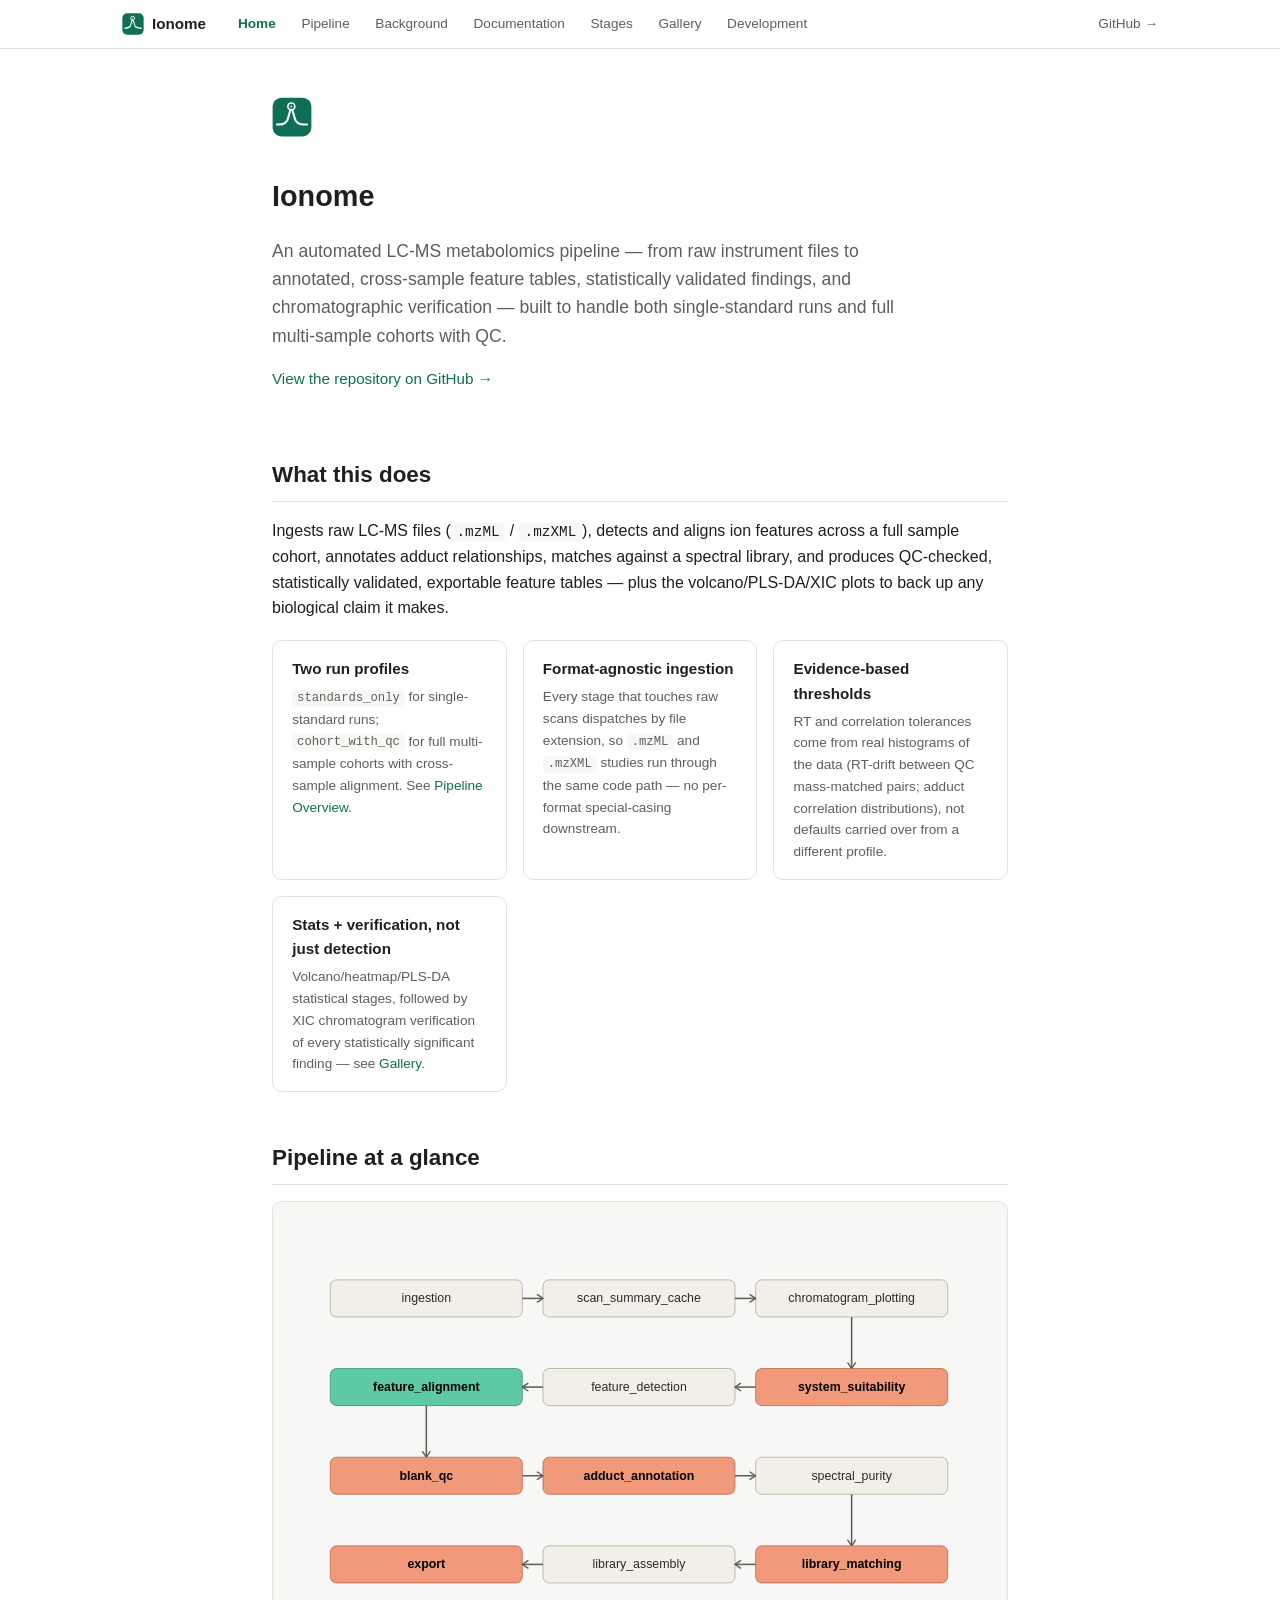
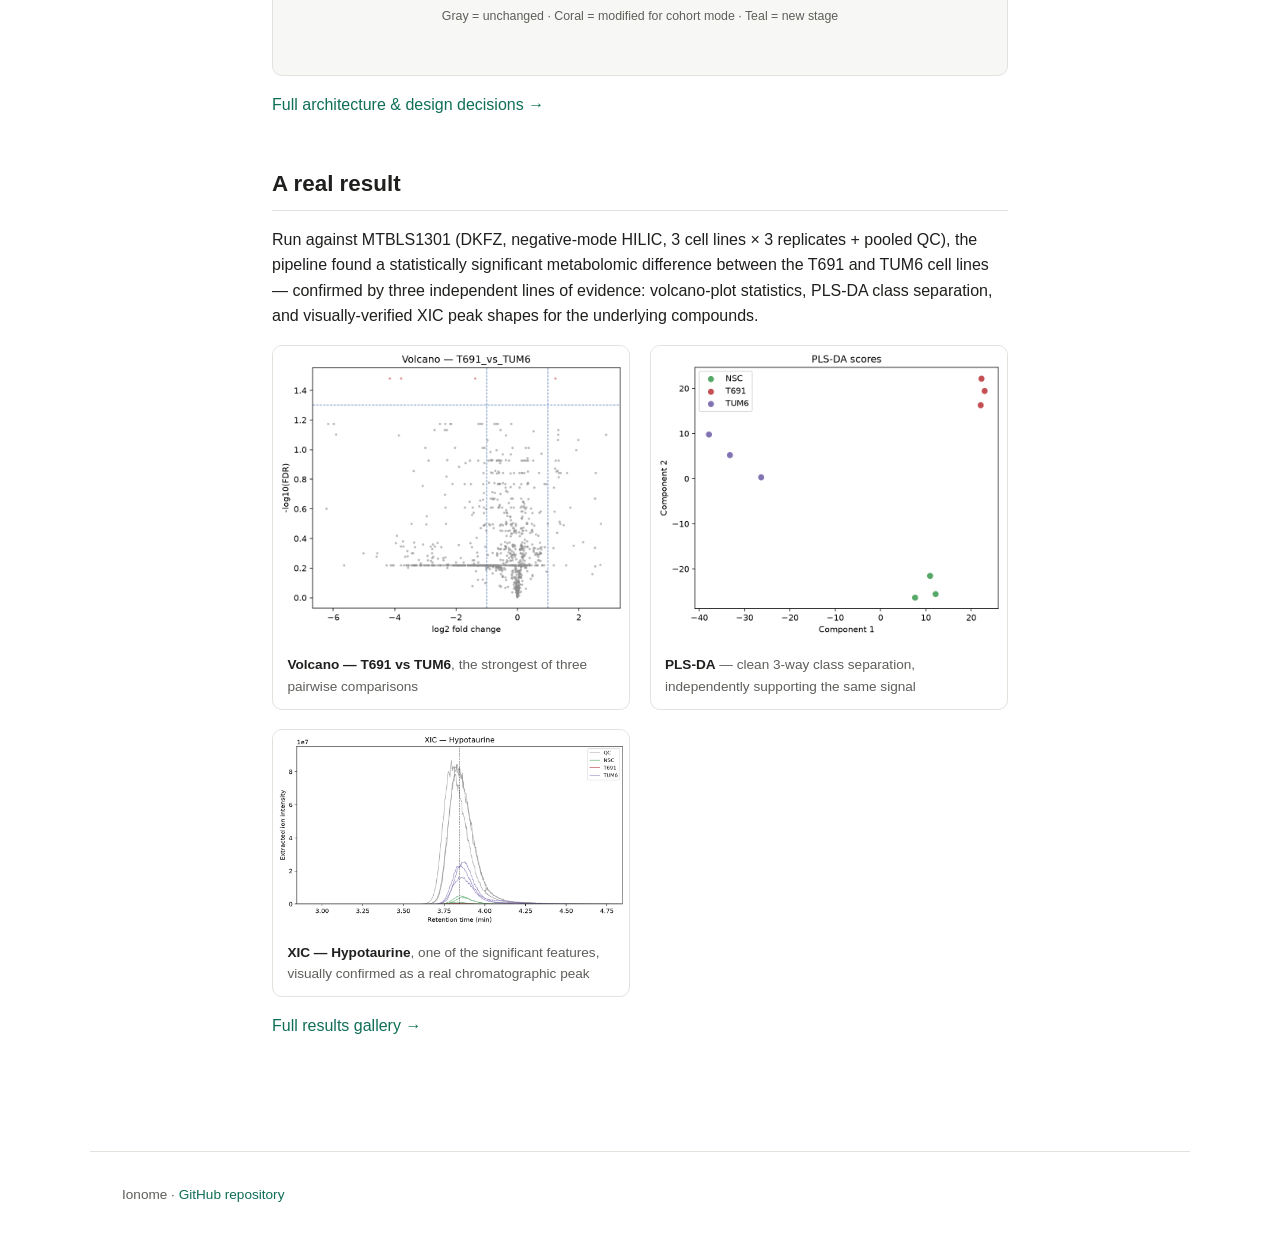
<file: docs/index.html>
<!DOCTYPE html>
<html lang="en">
<head>
<meta charset="UTF-8">
<meta name="viewport" content="width=device-width, initial-scale=1.0">
<title>Ionome &mdash; Home</title>
<link rel="stylesheet" href="css/style.css">
<link rel="icon" type="image/svg+xml" href="assets/icons/favicon.svg">
<link rel="icon" type="image/png" sizes="32x32" href="assets/icons/favicon-32x32.png">
<link rel="icon" type="image/png" sizes="16x16" href="assets/icons/favicon-16x16.png">
<link rel="apple-touch-icon" href="assets/icons/apple-touch-icon.png">
<link rel="alternate icon" href="favicon.ico">
</head>
<body>

<nav class="site-nav">
  <div class="site-nav-inner">
    <a href="index.html" class="brand"><img src="assets/icons/favicon.svg" alt=""> Ionome</a>
    <a href="index.html" class="current">Home</a>
    <a href="pipeline.html">Pipeline</a>
    <a href="background.html">Background</a>
    <a href="documentation.html">Documentation</a>
    <a href="stages.html">Stages</a>
    <a href="gallery.html">Gallery</a>
    <a href="development.html">Development</a>
    <a class="gh-link" href="https://github.com/YOUR_USERNAME/YOUR_REPO" title="TODO: replace with the real repo URL">GitHub &rarr;</a>
  </div>
</nav>

<header class="hero">
  <img class="brand-icon" src="assets/icons/favicon.svg" alt="">
  <h1>Ionome</h1>
  <p class="tagline">
    An automated LC-MS metabolomics pipeline &mdash; from raw instrument files
    to annotated, cross-sample feature tables, statistically validated
    findings, and chromatographic verification &mdash; built to handle both
    single-standard runs and full multi-sample cohorts with QC.
  </p>
  <p class="links">
    <a href="https://github.com/YOUR_USERNAME/YOUR_REPO" title="TODO: replace with the real repo URL">View the repository on GitHub &rarr;</a>
  </p>
</header>

<div class="layout" style="display:block; max-width:800px;">
<main style="max-width:800px;">

<section id="feature-highlights">
  <h2>What this does</h2>
  <p>
    Ingests raw LC-MS files (<code>.mzML</code> / <code>.mzXML</code>),
    detects and aligns ion features across a full sample cohort, annotates
    adduct relationships, matches against a spectral library, and produces
    QC-checked, statistically validated, exportable feature tables &mdash;
    plus the volcano/PLS-DA/XIC plots to back up any biological claim it
    makes.
  </p>

  <div class="feature-list">
    <div class="feature">
      <h4>Two run profiles</h4>
      <p><code>standards_only</code> for single-standard runs; <code>cohort_with_qc</code>
      for full multi-sample cohorts with cross-sample alignment. See <a href="pipeline.html">Pipeline Overview</a>.</p>
    </div>
    <div class="feature">
      <h4>Format-agnostic ingestion</h4>
      <p>Every stage that touches raw scans dispatches by file extension, so
      <code>.mzML</code> and <code>.mzXML</code> studies run through the same
      code path &mdash; no per-format special-casing downstream.</p>
    </div>
    <div class="feature">
      <h4>Evidence-based thresholds</h4>
      <p>RT and correlation tolerances come from real histograms of the
      data (RT-drift between QC mass-matched pairs; adduct correlation
      distributions), not defaults carried over from a different profile.</p>
    </div>
    <div class="feature">
      <h4>Stats + verification, not just detection</h4>
      <p>Volcano/heatmap/PLS-DA statistical stages, followed by XIC
      chromatogram verification of every statistically significant
      finding &mdash; see <a href="gallery.html">Gallery</a>.</p>
    </div>
  </div>
</section>

<section id="pipeline-preview">
  <h2>Pipeline at a glance</h2>
  <div class="diagram-card">
    <img src="assets/diagrams/cohort_with_qc_pipeline.svg" alt="Cohort-with-QC pipeline diagram" style="width:100%">
  </div>
  <p><a href="pipeline.html">Full architecture &amp; design decisions &rarr;</a></p>
</section>

<section id="results-preview">
  <h2>A real result</h2>
  <p>
    Run against MTBLS1301 (DKFZ, negative-mode HILIC, 3 cell lines &times; 3
    replicates + pooled QC), the pipeline found a statistically significant
    metabolomic difference between the T691 and TUM6 cell lines &mdash;
    confirmed by three independent lines of evidence: volcano-plot
    statistics, PLS-DA class separation, and visually-verified XIC peak
    shapes for the underlying compounds.
  </p>
  <div class="gallery-grid">
    <div class="gallery-item">
      <img src="assets/results/volcano_T691_vs_TUM6.png" alt="Volcano plot, T691 vs TUM6">
      <div class="caption"><strong>Volcano &mdash; T691 vs TUM6</strong>, the strongest of three pairwise comparisons</div>
    </div>
    <div class="gallery-item">
      <img src="assets/results/plsda_scores.png" alt="PLS-DA score plot showing clean separation of NSC, T691, TUM6">
      <div class="caption"><strong>PLS-DA</strong> &mdash; clean 3-way class separation, independently supporting the same signal</div>
    </div>
    <div class="gallery-item">
      <img src="assets/results/xic_1312_Hypotaurine.png" alt="XIC verification plot for Hypotaurine">
      <div class="caption"><strong>XIC &mdash; Hypotaurine</strong>, one of the significant features, visually confirmed as a real chromatographic peak</div>
    </div>
  </div>
  <p><a href="gallery.html">Full results gallery &rarr;</a></p>
</section>

</main>
</div>


<footer>
  Ionome &middot; <a href="https://github.com/YOUR_USERNAME/YOUR_REPO" title="TODO: replace with the real repo URL">GitHub repository</a>
</footer>

<script src="js/main.js"></script>
</body>
</html>
</file>
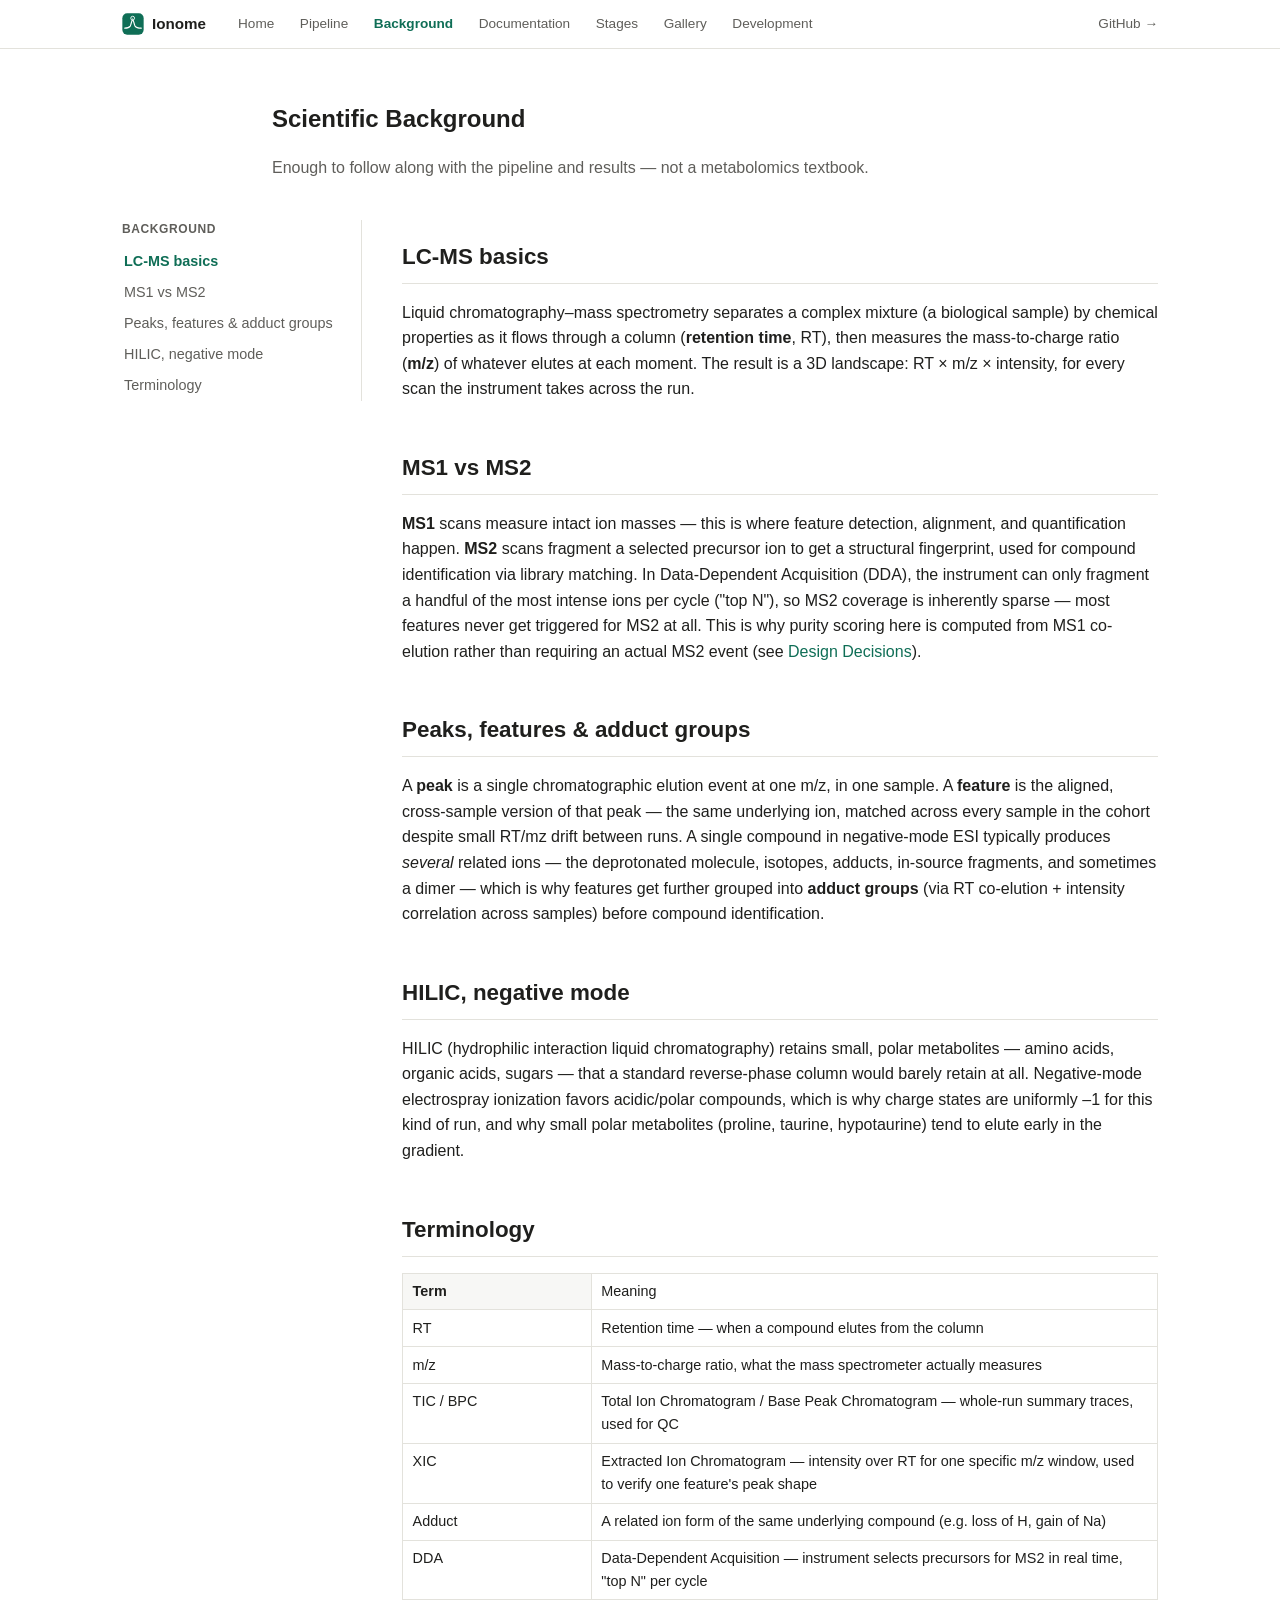
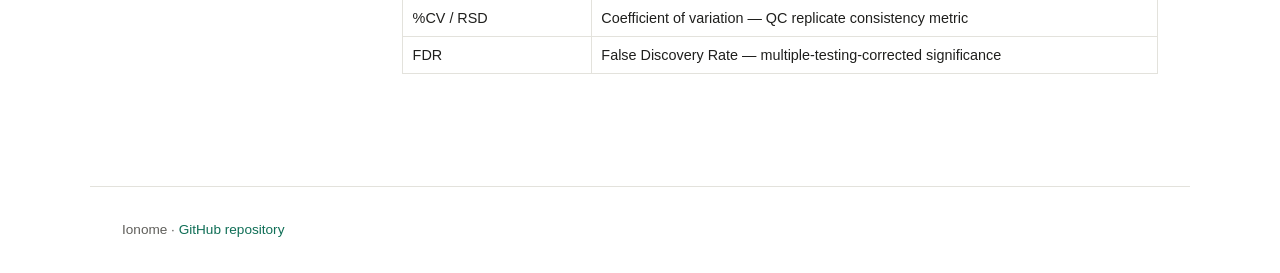
<file: docs/background.html>
<!DOCTYPE html>
<html lang="en">
<head>
<meta charset="UTF-8">
<meta name="viewport" content="width=device-width, initial-scale=1.0">
<title>Ionome &mdash; Scientific Background</title>
<link rel="stylesheet" href="css/style.css">
<link rel="icon" type="image/svg+xml" href="assets/icons/favicon.svg">
<link rel="icon" type="image/png" sizes="32x32" href="assets/icons/favicon-32x32.png">
<link rel="icon" type="image/png" sizes="16x16" href="assets/icons/favicon-16x16.png">
<link rel="apple-touch-icon" href="assets/icons/apple-touch-icon.png">
<link rel="alternate icon" href="favicon.ico">
</head>
<body>

<nav class="site-nav">
  <div class="site-nav-inner">
    <a href="index.html" class="brand"><img src="assets/icons/favicon.svg" alt=""> Ionome</a>
    <a href="index.html">Home</a>
    <a href="pipeline.html">Pipeline</a>
    <a href="background.html" class="current">Background</a>
    <a href="documentation.html">Documentation</a>
    <a href="stages.html">Stages</a>
    <a href="gallery.html">Gallery</a>
    <a href="development.html">Development</a>
    <a class="gh-link" href="https://github.com/YOUR_USERNAME/YOUR_REPO" title="TODO: replace with the real repo URL">GitHub &rarr;</a>
  </div>
</nav>

<header class="page-header">
  <h1>Scientific Background</h1>
  <p class="tagline">Enough to follow along with the pipeline and results &mdash; not a metabolomics textbook.</p>
</header>

<div class="layout">
  <nav class="sidebar">
    <h4>Background</h4>
    <ul>
      <li><a href="#lcms-basics">LC-MS basics</a></li>
      <li><a href="#ms1-ms2">MS1 vs MS2</a></li>
      <li><a href="#peaks-features">Peaks, features &amp; adduct groups</a></li>
      <li><a href="#hilic-neg">HILIC, negative mode</a></li>
      <li><a href="#terminology">Terminology</a></li>
    </ul>
  </nav>

  <main>

    <section id="lcms-basics">
      <h2>LC-MS basics</h2>
      <p>
        Liquid chromatography&ndash;mass spectrometry separates a complex
        mixture (a biological sample) by chemical properties as it flows
        through a column (<strong>retention time</strong>, RT), then
        measures the mass-to-charge ratio (<strong>m/z</strong>) of
        whatever elutes at each moment. The result is a 3D landscape: RT
        &times; m/z &times; intensity, for every scan the instrument takes
        across the run.
      </p>
    </section>

    <section id="ms1-ms2">
      <h2>MS1 vs MS2</h2>
      <p>
        <strong>MS1</strong> scans measure intact ion masses &mdash; this is
        where feature detection, alignment, and quantification happen.
        <strong>MS2</strong> scans fragment a selected precursor ion to get
        a structural fingerprint, used for compound identification via
        library matching. In Data-Dependent Acquisition (DDA), the
        instrument can only fragment a handful of the most intense ions per
        cycle ("top N"), so MS2 coverage is inherently sparse &mdash; most
        features never get triggered for MS2 at all. This is why purity
        scoring here is computed from MS1 co-elution rather than requiring
        an actual MS2 event (see <a href="pipeline.html#dd-ms2">Design
        Decisions</a>).
      </p>
    </section>

    <section id="peaks-features">
      <h2>Peaks, features &amp; adduct groups</h2>
      <p>
        A <strong>peak</strong> is a single chromatographic elution event at
        one m/z, in one sample. A <strong>feature</strong> is the aligned,
        cross-sample version of that peak &mdash; the same underlying ion,
        matched across every sample in the cohort despite small RT/mz
        drift between runs. A single compound in negative-mode ESI
        typically produces <em>several</em> related ions &mdash; the
        deprotonated molecule, isotopes, adducts, in-source fragments, and
        sometimes a dimer &mdash; which is why features get further grouped
        into <strong>adduct groups</strong> (via RT co-elution + intensity
        correlation across samples) before compound identification.
      </p>
    </section>

    <section id="hilic-neg">
      <h2>HILIC, negative mode</h2>
      <p>
        HILIC (hydrophilic interaction liquid chromatography) retains
        small, polar metabolites &mdash; amino acids, organic acids, sugars
        &mdash; that a standard reverse-phase column would barely retain at
        all. Negative-mode electrospray ionization favors acidic/polar
        compounds, which is why charge states are uniformly &ndash;1 for
        this kind of run, and why small polar metabolites (proline,
        taurine, hypotaurine) tend to elute early in the gradient.
      </p>
    </section>

    <section id="terminology">
      <h2>Terminology</h2>
      <table class="diff-table">
        <tr><th>Term</th><td>Meaning</td></tr>
        <tr><td>RT</td><td>Retention time &mdash; when a compound elutes from the column</td></tr>
        <tr><td>m/z</td><td>Mass-to-charge ratio, what the mass spectrometer actually measures</td></tr>
        <tr><td>TIC / BPC</td><td>Total Ion Chromatogram / Base Peak Chromatogram &mdash; whole-run summary traces, used for QC</td></tr>
        <tr><td>XIC</td><td>Extracted Ion Chromatogram &mdash; intensity over RT for one specific m/z window, used to verify one feature's peak shape</td></tr>
        <tr><td>Adduct</td><td>A related ion form of the same underlying compound (e.g. loss of H, gain of Na)</td></tr>
        <tr><td>DDA</td><td>Data-Dependent Acquisition &mdash; instrument selects precursors for MS2 in real time, "top N" per cycle</td></tr>
        <tr><td>%CV / RSD</td><td>Coefficient of variation &mdash; QC replicate consistency metric</td></tr>
        <tr><td>FDR</td><td>False Discovery Rate &mdash; multiple-testing-corrected significance</td></tr>
      </table>
    </section>

  </main>
</div>


<footer>
  Ionome &middot; <a href="https://github.com/YOUR_USERNAME/YOUR_REPO" title="TODO: replace with the real repo URL">GitHub repository</a>
</footer>

<script src="js/main.js"></script>
</body>
</html>
</file>
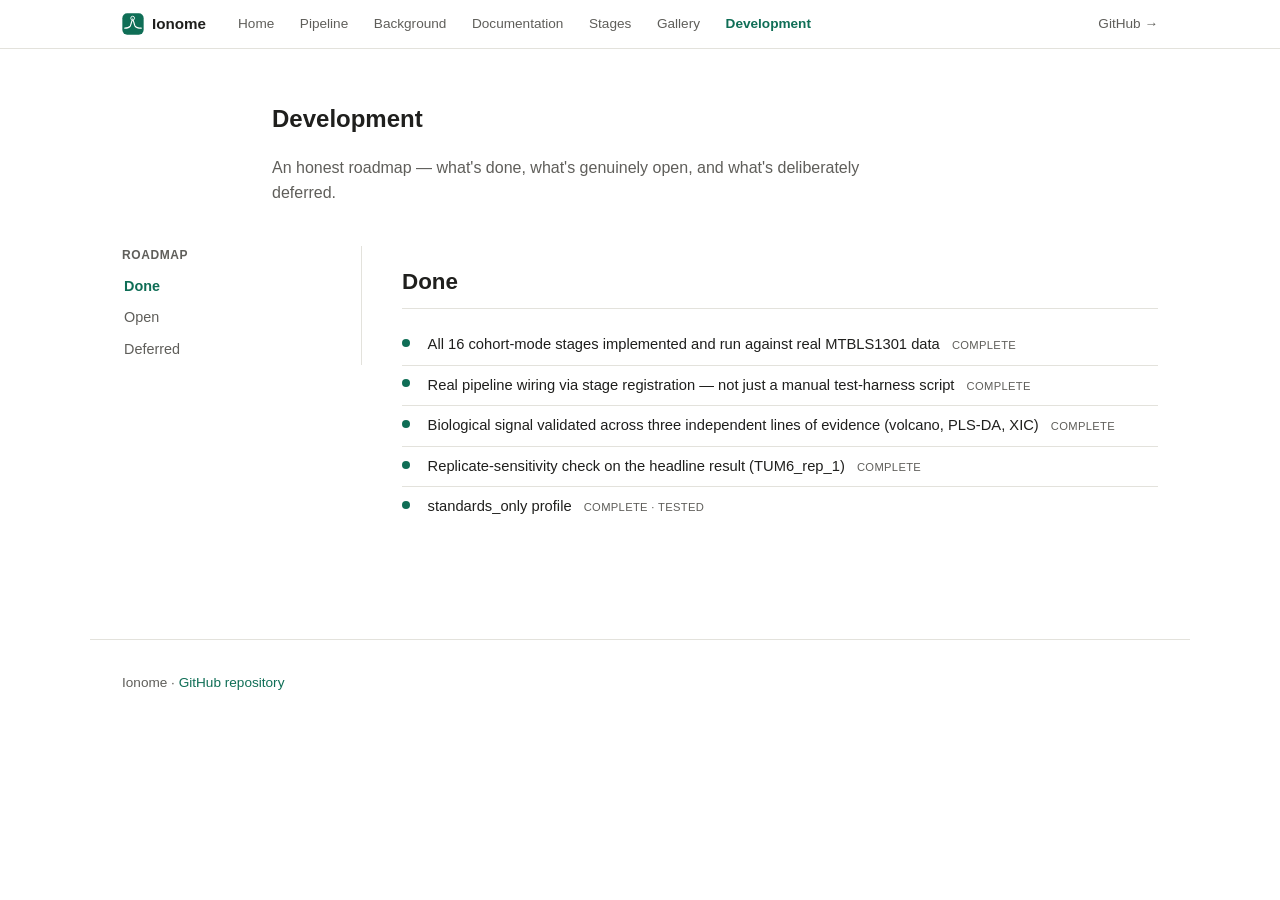
<file: docs/development.html>
<!DOCTYPE html>
<html lang="en">
<head>
<meta charset="UTF-8">
<meta name="viewport" content="width=device-width, initial-scale=1.0">
<title>Ionome &mdash; Development</title>
<link rel="stylesheet" href="css/style.css">
<link rel="icon" type="image/svg+xml" href="assets/icons/favicon.svg">
<link rel="icon" type="image/png" sizes="32x32" href="assets/icons/favicon-32x32.png">
<link rel="icon" type="image/png" sizes="16x16" href="assets/icons/favicon-16x16.png">
<link rel="apple-touch-icon" href="assets/icons/apple-touch-icon.png">
<link rel="alternate icon" href="favicon.ico">
</head>
<body>

<nav class="site-nav">
  <div class="site-nav-inner">
    <a href="index.html" class="brand"><img src="assets/icons/favicon.svg" alt=""> Ionome</a>
    <a href="index.html">Home</a>
    <a href="pipeline.html">Pipeline</a>
    <a href="background.html">Background</a>
    <a href="documentation.html">Documentation</a>
    <a href="stages.html">Stages</a>
    <a href="gallery.html">Gallery</a>
    <a href="development.html" class="current">Development</a>
    <a class="gh-link" href="https://github.com/YOUR_USERNAME/YOUR_REPO" title="TODO: replace with the real repo URL">GitHub &rarr;</a>
  </div>
</nav>

<header class="page-header">
  <h1>Development</h1>
  <p class="tagline">An honest roadmap &mdash; what's done, what's genuinely open, and what's deliberately deferred.</p>
</header>

<div class="layout">
  <nav class="sidebar">
    <h4>Roadmap</h4>
    <ul>
      <li><a href="#done">Done</a></li>
      <li><a href="#open">Open</a></li>
      <li><a href="#deferred">Deferred</a></li>
    </ul>
  </nav>

  <main>

    <section id="done">
      <h2>Done</h2>
      <ul class="status-list">
        <li class="done">All 16 cohort-mode stages implemented and run against real MTBLS1301 data <span class="status-tag">complete</span></li>
        <li class="done">Real pipeline wiring via stage registration &mdash; not just a manual test-harness script <span class="status-tag">complete</span></li>
        <li class="done">Biological signal validated across three independent lines of evidence (volcano, PLS-DA, XIC) <span class="status-tag">complete</span></li>
        <li class="done">Replicate-sensitivity check on the headline result (TUM6_rep_1) <span class="status-tag">complete</span></li>
        <li class="done">standards_only profile <span class="status-tag">complete &middot; tested</span></li>
      </ul>
    </section>


  </main>
</div>


<footer>
  Ionome &middot; <a href="https://github.com/YOUR_USERNAME/YOUR_REPO" title="TODO: replace with the real repo URL">GitHub repository</a>
</footer>

<script src="js/main.js"></script>
</body>
</html>
</file>
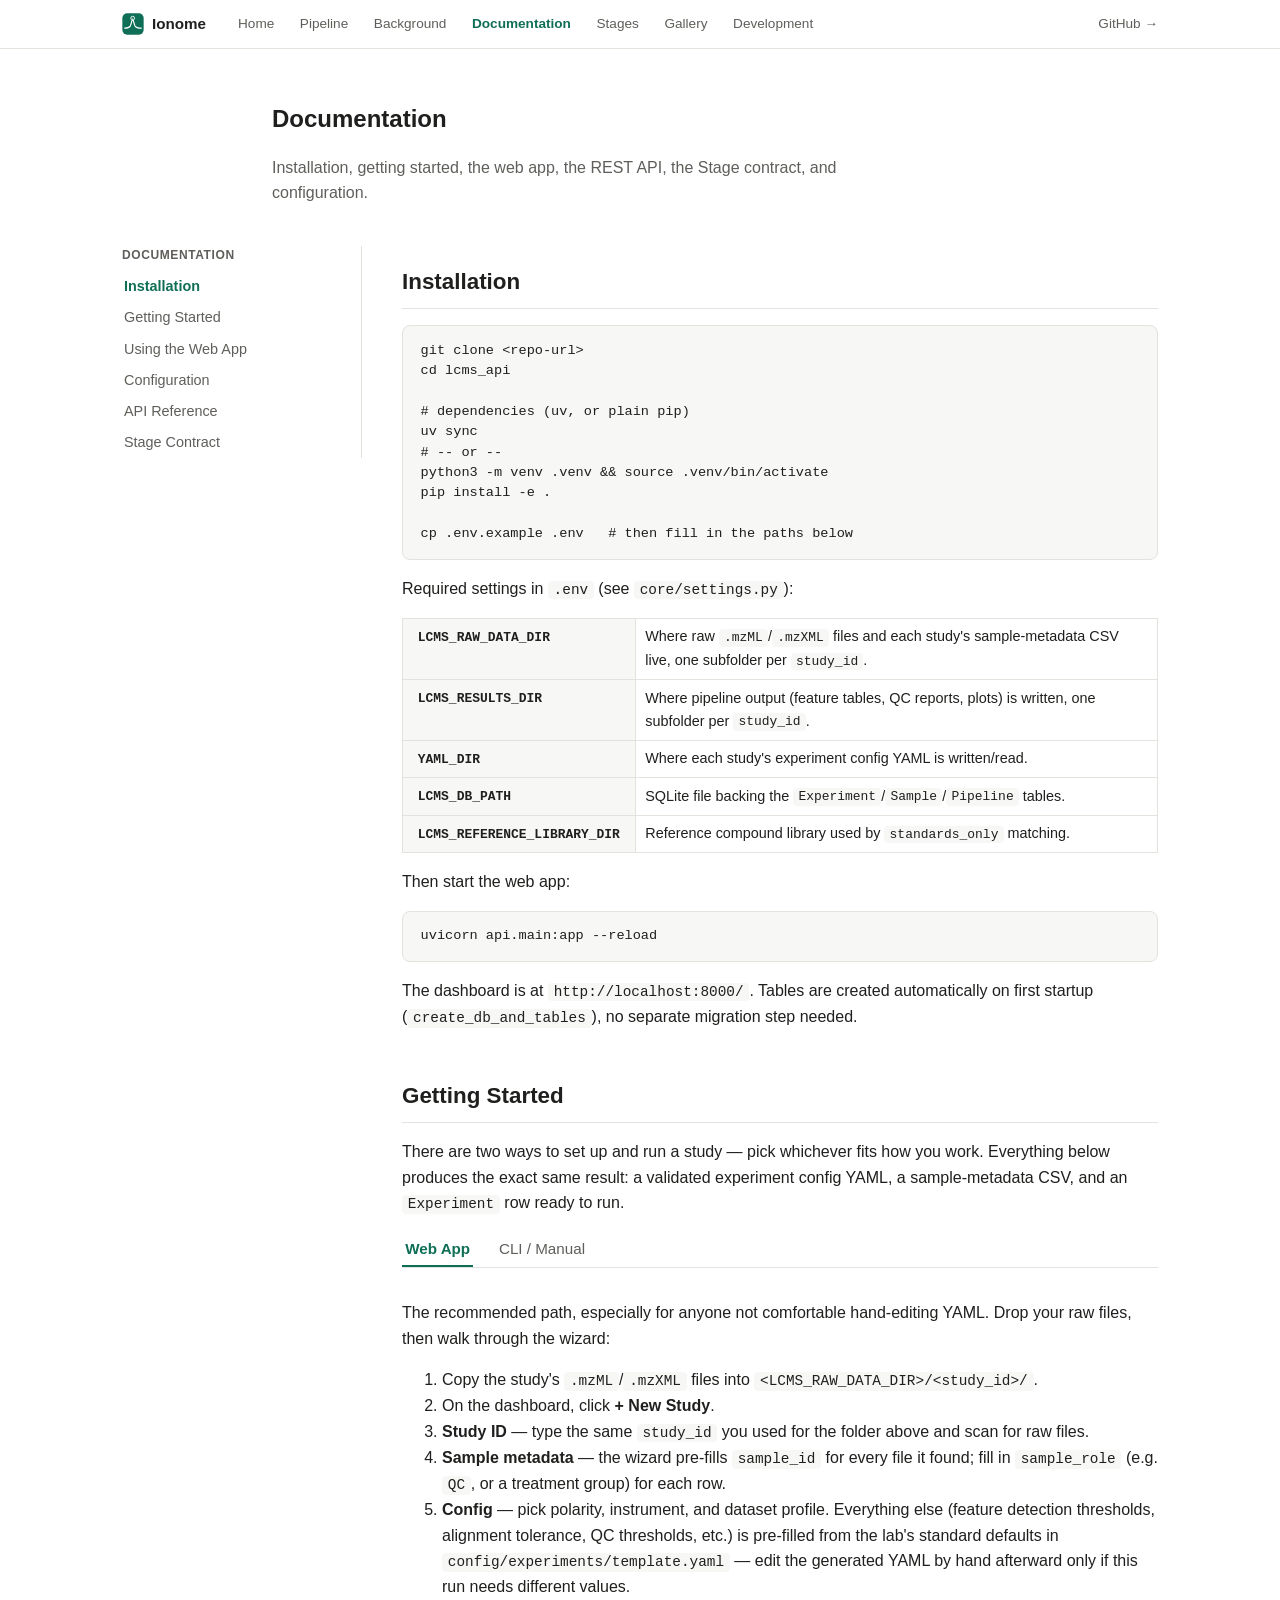
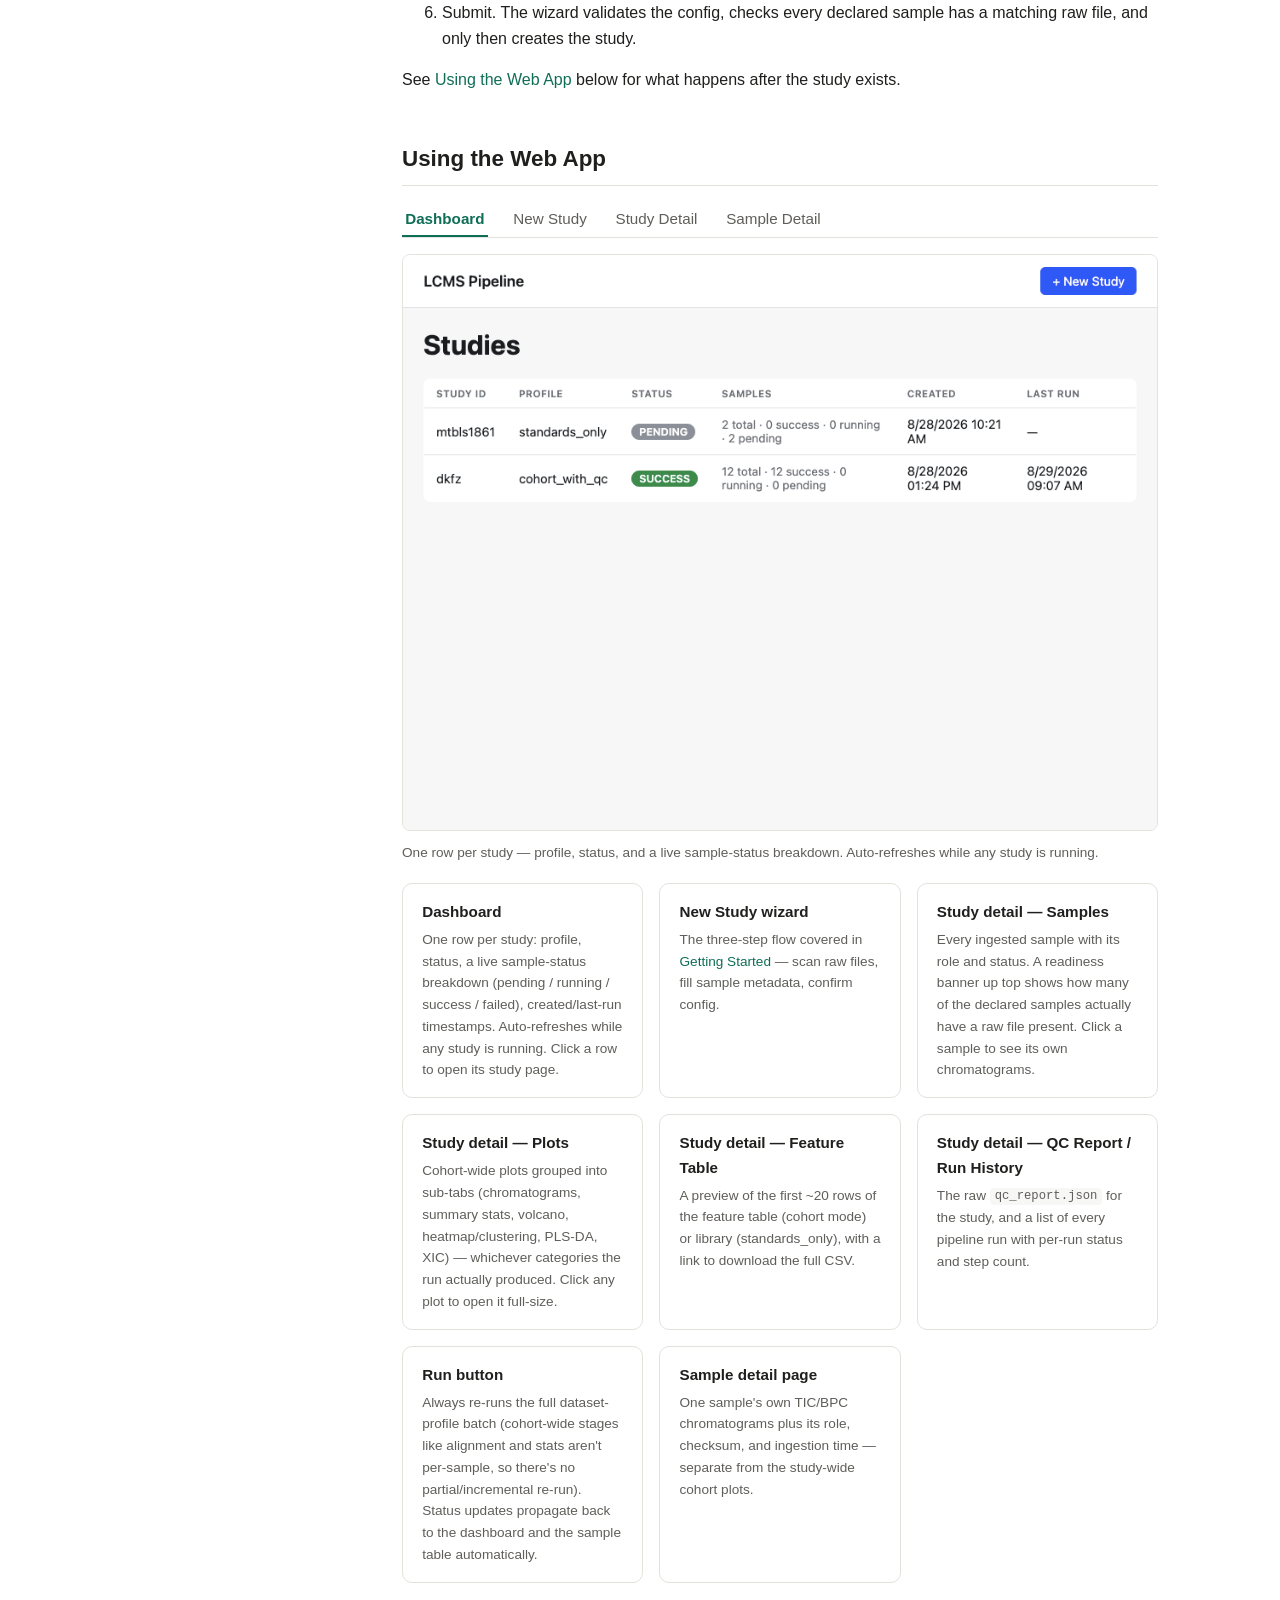
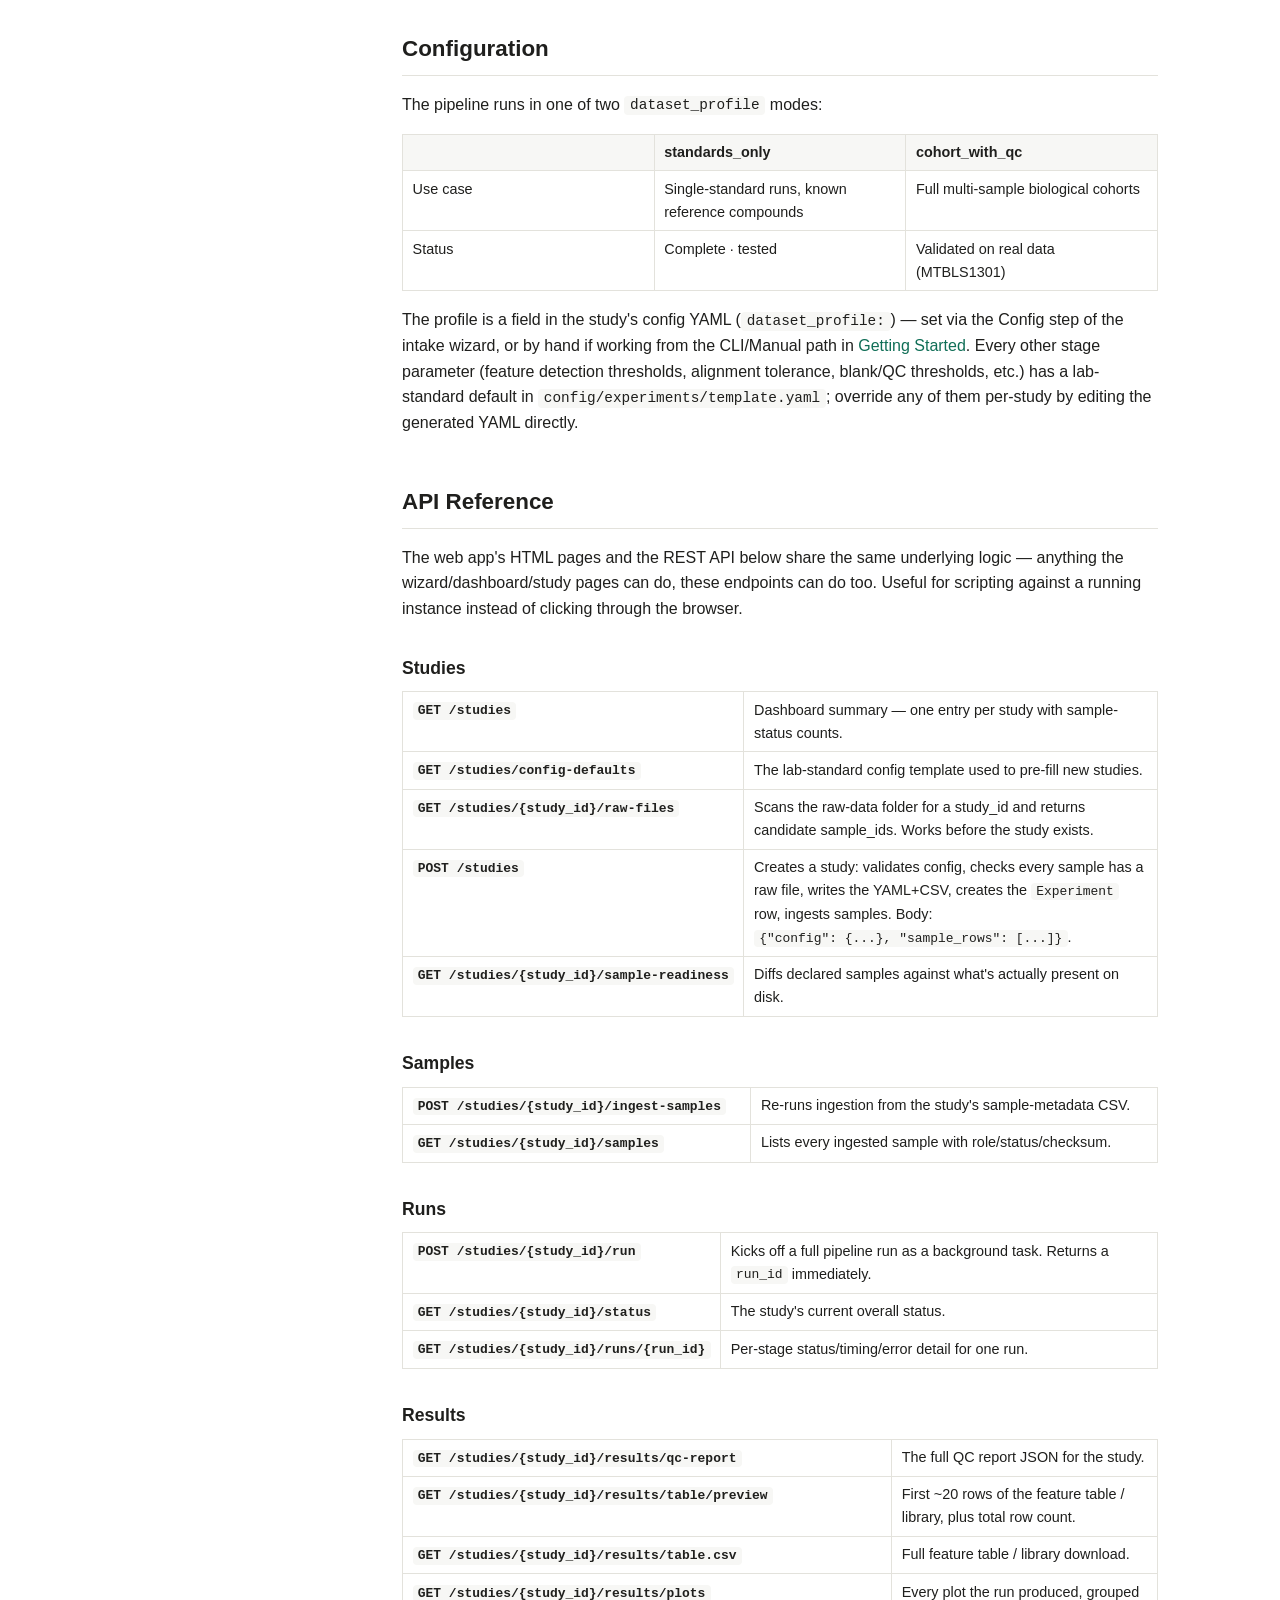
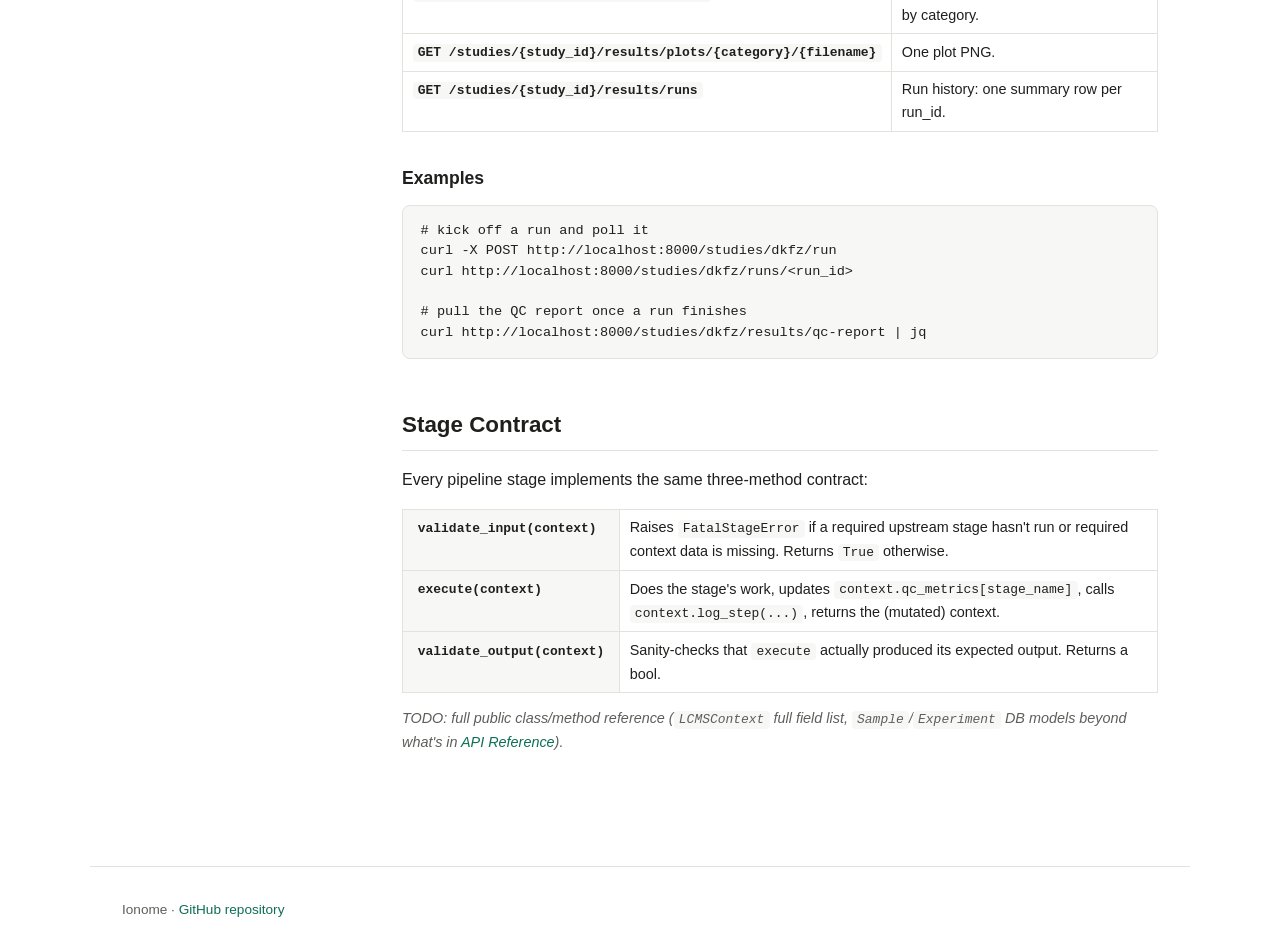
<file: docs/documentation.html>
<!DOCTYPE html>
<html lang="en">
<head>
<meta charset="UTF-8">
<meta name="viewport" content="width=device-width, initial-scale=1.0">
<title>Ionome &mdash; Documentation</title>
<link rel="stylesheet" href="css/style.css">
<link rel="icon" type="image/svg+xml" href="assets/icons/favicon.svg">
<link rel="icon" type="image/png" sizes="32x32" href="assets/icons/favicon-32x32.png">
<link rel="icon" type="image/png" sizes="16x16" href="assets/icons/favicon-16x16.png">
<link rel="apple-touch-icon" href="assets/icons/apple-touch-icon.png">
<link rel="alternate icon" href="favicon.ico">
</head>
<body>

<nav class="site-nav">
  <div class="site-nav-inner">
    <a href="index.html" class="brand"><img src="assets/icons/favicon.svg" alt=""> Ionome</a>
    <a href="index.html">Home</a>
    <a href="pipeline.html">Pipeline</a>
    <a href="background.html">Background</a>
    <a href="documentation.html" class="current">Documentation</a>
    <a href="stages.html">Stages</a>
    <a href="gallery.html">Gallery</a>
    <a href="development.html">Development</a>
    <a class="gh-link" href="https://github.com/YOUR_USERNAME/YOUR_REPO" title="TODO: replace with the real repo URL">GitHub &rarr;</a>
  </div>
</nav>

<header class="page-header">
  <h1>Documentation</h1>
  <p class="tagline">Installation, getting started, the web app, the REST API, the Stage contract, and configuration.</p>
</header>

<div class="layout">
  <nav class="sidebar">
    <h4>Documentation</h4>
    <ul>
      <li><a href="#installation">Installation</a></li>
      <li><a href="#getting-started">Getting Started</a></li>
      <li><a href="#using-the-web-app">Using the Web App</a></li>
      <li><a href="#configuration">Configuration</a></li>
      <li><a href="#api-reference">API Reference</a></li>
      <li><a href="#stage-contract">Stage Contract</a></li>
    </ul>
  </nav>

  <main>

    <section id="installation">
      <h2>Installation</h2>
      <pre class="code-block"><code>git clone &lt;repo-url&gt;
cd lcms_api

# dependencies (uv, or plain pip)
uv sync
# -- or --
python3 -m venv .venv && source .venv/bin/activate
pip install -e .

cp .env.example .env   # then fill in the paths below</code></pre>
      <p>Required settings in <code>.env</code> (see <code>core/settings.py</code>):</p>
      <table class="diff-table">
        <tr><th><code>LCMS_RAW_DATA_DIR</code></th><td>Where raw <code>.mzML</code>/<code>.mzXML</code> files and each study's sample-metadata CSV live, one subfolder per <code>study_id</code>.</td></tr>
        <tr><th><code>LCMS_RESULTS_DIR</code></th><td>Where pipeline output (feature tables, QC reports, plots) is written, one subfolder per <code>study_id</code>.</td></tr>
        <tr><th><code>YAML_DIR</code></th><td>Where each study's experiment config YAML is written/read.</td></tr>
        <tr><th><code>LCMS_DB_PATH</code></th><td>SQLite file backing the <code>Experiment</code>/<code>Sample</code>/<code>Pipeline</code> tables.</td></tr>
        <tr><th><code>LCMS_REFERENCE_LIBRARY_DIR</code></th><td>Reference compound library used by <code>standards_only</code> matching.</td></tr>
      </table>
      <p>Then start the web app:</p>
      <pre class="code-block"><code>uvicorn api.main:app --reload</code></pre>
      <p>The dashboard is at <code>http://localhost:8000/</code>. Tables are created automatically on first startup (<code>create_db_and_tables</code>), no separate migration step needed.</p>
    </section>

    <section id="getting-started">
      <h2>Getting Started</h2>
      <p>There are two ways to set up and run a study &mdash; pick whichever fits how you work. Everything below produces the exact same result: a validated experiment config YAML, a sample-metadata CSV, and an <code>Experiment</code> row ready to run.</p>

      <div class="doc-tabs" data-doc-tabgroup="getting-started">
        <button class="active" data-doc-tab="webapp" data-doc-tabgroup="getting-started">Web App</button>
        <button data-doc-tab="cli" data-doc-tabgroup="getting-started">CLI / Manual</button>
      </div>

      <div class="doc-tab-panel active" data-doc-panel="webapp" data-doc-tabgroup-target="getting-started">
        <p>The recommended path, especially for anyone not comfortable hand-editing YAML. Drop your raw files, then walk through the wizard:</p>
        <ol>
          <li>Copy the study's <code>.mzML</code>/<code>.mzXML</code> files into <code>&lt;LCMS_RAW_DATA_DIR&gt;/&lt;study_id&gt;/</code>.</li>
          <li>On the dashboard, click <strong>+ New Study</strong>.</li>
          <li><strong>Study ID</strong> &mdash; type the same <code>study_id</code> you used for the folder above and scan for raw files.</li>
          <li><strong>Sample metadata</strong> &mdash; the wizard pre-fills <code>sample_id</code> for every file it found; fill in <code>sample_role</code> (e.g. <code>QC</code>, or a treatment group) for each row.</li>
          <li><strong>Config</strong> &mdash; pick polarity, instrument, and dataset profile. Everything else (feature detection thresholds, alignment tolerance, QC thresholds, etc.) is pre-filled from the lab's standard defaults in <code>config/experiments/template.yaml</code> &mdash; edit the generated YAML by hand afterward only if this run needs different values.</li>
          <li>Submit. The wizard validates the config, checks every declared sample has a matching raw file, and only then creates the study.</li>
        </ol>
        <p>See <a href="#using-the-web-app">Using the Web App</a> below for what happens after the study exists.</p>
      </div>

      <div class="doc-tab-panel" data-doc-panel="cli" data-doc-tabgroup-target="getting-started">
        <p>For scripting, or working directly on the filesystem without the browser in the loop.</p>
        <ol>
          <li>Drop raw files into <code>&lt;LCMS_RAW_DATA_DIR&gt;/&lt;study_id&gt;/</code>, same as above.</li>
          <li>Write <code>&lt;study_id&gt;_sample_metadata.csv</code> into that same folder &mdash; one row per sample, at minimum a <code>sample_id</code> column matching each raw file's stem, plus <code>sample_role</code>.</li>
          <li>Copy <code>config/experiments/template.yaml</code> to <code>&lt;YAML_DIR&gt;/&lt;study_id&gt;.yaml</code> and fill in <code>study.id</code>, <code>study.polarity</code>, <code>study.instrument</code>, <code>dataset_profile</code>, and <code>files.sample_metadata</code>.</li>
          <li>Create the <code>Experiment</code> row and run, either via the API (see <a href="#api-reference">API Reference</a>) or directly in Python:</li>
        </ol>
        <pre class="code-block"><code>from src.pipeline_orchestrator import run_pipeline_for_study

context = run_pipeline_for_study("your_study_id")</code></pre>
        <p class="todo">TODO: a real standalone CLI entrypoint (argparse/click) doesn't exist yet &mdash; today "CLI" means writing the files by hand and either hitting <code>POST /studies</code> or calling <code>run_pipeline_for_study</code> directly from a Python shell/script.</p>
      </div>
    </section>

    <section id="using-the-web-app">
      <h2>Using the Web App</h2>

      <div class="doc-tabs" data-doc-tabgroup="webapp-screenshots">
        <button class="active" data-doc-tab="dashboard" data-doc-tabgroup="webapp-screenshots">Dashboard</button>
        <button data-doc-tab="new-study" data-doc-tabgroup="webapp-screenshots">New Study</button>
        <button data-doc-tab="study-detail" data-doc-tabgroup="webapp-screenshots">Study Detail</button>
        <button data-doc-tab="sample-detail" data-doc-tabgroup="webapp-screenshots">Sample Detail</button>
      </div>

      <div class="doc-tab-panel active" data-doc-panel="dashboard" data-doc-tabgroup-target="webapp-screenshots">
        <img class="screenshot" src="assets/screenshots/dashboard.png" alt="Dashboard showing studies with live status badges">
        <p class="screenshot-caption">One row per study &mdash; profile, status, and a live sample-status breakdown. Auto-refreshes while any study is running.</p>
      </div>

      <div class="doc-tab-panel" data-doc-panel="new-study" data-doc-tabgroup-target="webapp-screenshots">
        <img class="screenshot" src="assets/screenshots/new_study_wizard.png" alt="New study wizard with sample metadata and config filled in">
        <p class="screenshot-caption">The three-step wizard &mdash; scan raw files, fill sample metadata, confirm config &mdash; covered in <a href="#getting-started">Getting Started</a>.</p>
      </div>

      <div class="doc-tab-panel" data-doc-panel="study-detail" data-doc-tabgroup-target="webapp-screenshots">
        <img class="screenshot" src="assets/screenshots/study_detail.png" alt="Study detail page with sample list, plots, and QC report">
        <p class="screenshot-caption">Samples, cohort-wide plots, feature table preview, QC report, and run history for one study.</p>
      </div>

      <div class="doc-tab-panel" data-doc-panel="sample-detail" data-doc-tabgroup-target="webapp-screenshots">
        <img class="screenshot" src="assets/screenshots/sample_detail.png" alt="Sample detail page with TIC/BPC chromatograms">
        <p class="screenshot-caption">One sample's own TIC/BPC chromatograms, role, checksum, and ingestion time.</p>
      </div>

      <div class="feature-list">
        <div class="feature">
          <h4>Dashboard</h4>
          <p>One row per study: profile, status, a live sample-status breakdown (pending / running / success / failed), created/last-run timestamps. Auto-refreshes while any study is running. Click a row to open its study page.</p>
        </div>
        <div class="feature">
          <h4>New Study wizard</h4>
          <p>The three-step flow covered in <a href="#getting-started">Getting Started</a> &mdash; scan raw files, fill sample metadata, confirm config.</p>
        </div>
        <div class="feature">
          <h4>Study detail &mdash; Samples</h4>
          <p>Every ingested sample with its role and status. A readiness banner up top shows how many of the declared samples actually have a raw file present. Click a sample to see its own chromatograms.</p>
        </div>
        <div class="feature">
          <h4>Study detail &mdash; Plots</h4>
          <p>Cohort-wide plots grouped into sub-tabs (chromatograms, summary stats, volcano, heatmap/clustering, PLS-DA, XIC) &mdash; whichever categories the run actually produced. Click any plot to open it full-size.</p>
        </div>
        <div class="feature">
          <h4>Study detail &mdash; Feature Table</h4>
          <p>A preview of the first ~20 rows of the feature table (cohort mode) or library (standards_only), with a link to download the full CSV.</p>
        </div>
        <div class="feature">
          <h4>Study detail &mdash; QC Report / Run History</h4>
          <p>The raw <code>qc_report.json</code> for the study, and a list of every pipeline run with per-run status and step count.</p>
        </div>
        <div class="feature">
          <h4>Run button</h4>
          <p>Always re-runs the full dataset-profile batch (cohort-wide stages like alignment and stats aren't per-sample, so there's no partial/incremental re-run). Status updates propagate back to the dashboard and the sample table automatically.</p>
        </div>
        <div class="feature">
          <h4>Sample detail page</h4>
          <p>One sample's own TIC/BPC chromatograms plus its role, checksum, and ingestion time &mdash; separate from the study-wide cohort plots.</p>
        </div>
      </div>
    </section>

    <section id="configuration">
      <h2>Configuration</h2>
      <p>
        The pipeline runs in one of two <code>dataset_profile</code> modes:
      </p>
      <table class="diff-table">
        <tr><th></th><th>standards_only</th><th>cohort_with_qc</th></tr>
        <tr><td>Use case</td><td>Single-standard runs, known reference compounds</td><td>Full multi-sample biological cohorts</td></tr>
        <tr><td>Status</td><td>Complete &middot; tested</td><td>Validated on real data (MTBLS1301)</td></tr>
      </table>
      <p>The profile is a field in the study's config YAML (<code>dataset_profile:</code>) &mdash; set via the Config step of the intake wizard, or by hand if working from the CLI/Manual path in <a href="#getting-started">Getting Started</a>. Every other stage parameter (feature detection thresholds, alignment tolerance, blank/QC thresholds, etc.) has a lab-standard default in <code>config/experiments/template.yaml</code>; override any of them per-study by editing the generated YAML directly.</p>
    </section>

    <section id="api-reference">
      <h2>API Reference</h2>
      <p>The web app's HTML pages and the REST API below share the same underlying logic &mdash; anything the wizard/dashboard/study pages can do, these endpoints can do too. Useful for scripting against a running instance instead of clicking through the browser.</p>

      <h3>Studies</h3>
      <table class="diff-table endpoint-table">
        <tr><td><code>GET /studies</code></td><td>Dashboard summary &mdash; one entry per study with sample-status counts.</td></tr>
        <tr><td><code>GET /studies/config-defaults</code></td><td>The lab-standard config template used to pre-fill new studies.</td></tr>
        <tr><td><code>GET /studies/{study_id}/raw-files</code></td><td>Scans the raw-data folder for a study_id and returns candidate sample_ids. Works before the study exists.</td></tr>
        <tr><td><code>POST /studies</code></td><td>Creates a study: validates config, checks every sample has a raw file, writes the YAML+CSV, creates the <code>Experiment</code> row, ingests samples. Body: <code>{"config": {...}, "sample_rows": [...]}</code>.</td></tr>
        <tr><td><code>GET /studies/{study_id}/sample-readiness</code></td><td>Diffs declared samples against what's actually present on disk.</td></tr>
      </table>

      <h3>Samples</h3>
      <table class="diff-table endpoint-table">
        <tr><td><code>POST /studies/{study_id}/ingest-samples</code></td><td>Re-runs ingestion from the study's sample-metadata CSV.</td></tr>
        <tr><td><code>GET /studies/{study_id}/samples</code></td><td>Lists every ingested sample with role/status/checksum.</td></tr>
      </table>

      <h3>Runs</h3>
      <table class="diff-table endpoint-table">
        <tr><td><code>POST /studies/{study_id}/run</code></td><td>Kicks off a full pipeline run as a background task. Returns a <code>run_id</code> immediately.</td></tr>
        <tr><td><code>GET /studies/{study_id}/status</code></td><td>The study's current overall status.</td></tr>
        <tr><td><code>GET /studies/{study_id}/runs/{run_id}</code></td><td>Per-stage status/timing/error detail for one run.</td></tr>
      </table>

      <h3>Results</h3>
      <table class="diff-table endpoint-table">
        <tr><td><code>GET /studies/{study_id}/results/qc-report</code></td><td>The full QC report JSON for the study.</td></tr>
        <tr><td><code>GET /studies/{study_id}/results/table/preview</code></td><td>First ~20 rows of the feature table / library, plus total row count.</td></tr>
        <tr><td><code>GET /studies/{study_id}/results/table.csv</code></td><td>Full feature table / library download.</td></tr>
        <tr><td><code>GET /studies/{study_id}/results/plots</code></td><td>Every plot the run produced, grouped by category.</td></tr>
        <tr><td><code>GET /studies/{study_id}/results/plots/{category}/{filename}</code></td><td>One plot PNG.</td></tr>
        <tr><td><code>GET /studies/{study_id}/results/runs</code></td><td>Run history: one summary row per run_id.</td></tr>
      </table>

      <h3>Examples</h3>
      <pre class="code-block"><code># kick off a run and poll it
curl -X POST http://localhost:8000/studies/dkfz/run
curl http://localhost:8000/studies/dkfz/runs/&lt;run_id&gt;

# pull the QC report once a run finishes
curl http://localhost:8000/studies/dkfz/results/qc-report | jq</code></pre>
    </section>

    <section id="stage-contract">
      <h2>Stage Contract</h2>
      <p>Every pipeline stage implements the same three-method contract:</p>
      <table class="diff-table">
        <tr><th><code>validate_input(context)</code></th><td>Raises <code>FatalStageError</code> if a required upstream stage hasn't run or required context data is missing. Returns <code>True</code> otherwise.</td></tr>
        <tr><th><code>execute(context)</code></th><td>Does the stage's work, updates <code>context.qc_metrics[stage_name]</code>, calls <code>context.log_step(...)</code>, returns the (mutated) context.</td></tr>
        <tr><th><code>validate_output(context)</code></th><td>Sanity-checks that <code>execute</code> actually produced its expected output. Returns a bool.</td></tr>
      </table>
      <p class="todo">TODO: full public class/method reference (<code>LCMSContext</code> full field list, <code>Sample</code>/<code>Experiment</code> DB models beyond what's in <a href="#api-reference">API Reference</a>).</p>
    </section>

  </main>
</div>


<footer>
  Ionome &middot; <a href="https://github.com/YOUR_USERNAME/YOUR_REPO" title="TODO: replace with the real repo URL">GitHub repository</a>
</footer>

<script src="js/main.js"></script>
</body>
</html>
</file>
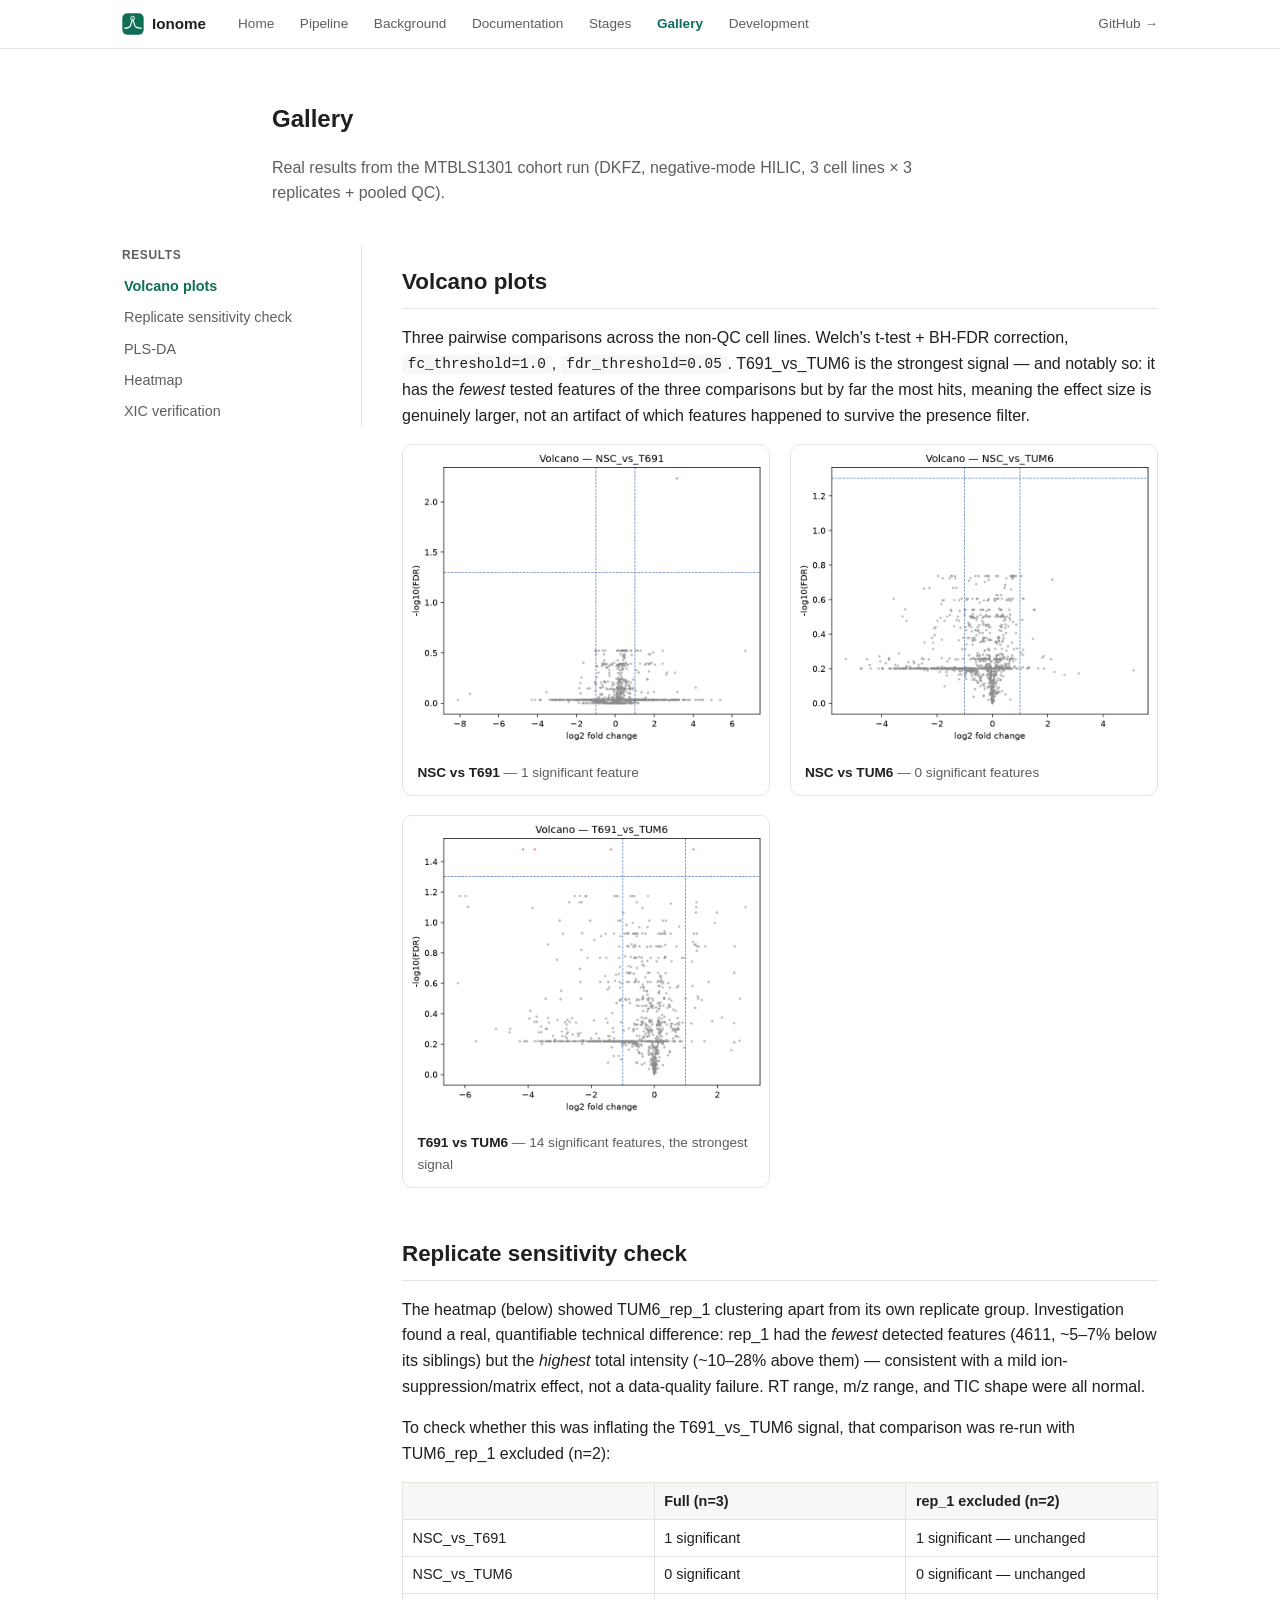
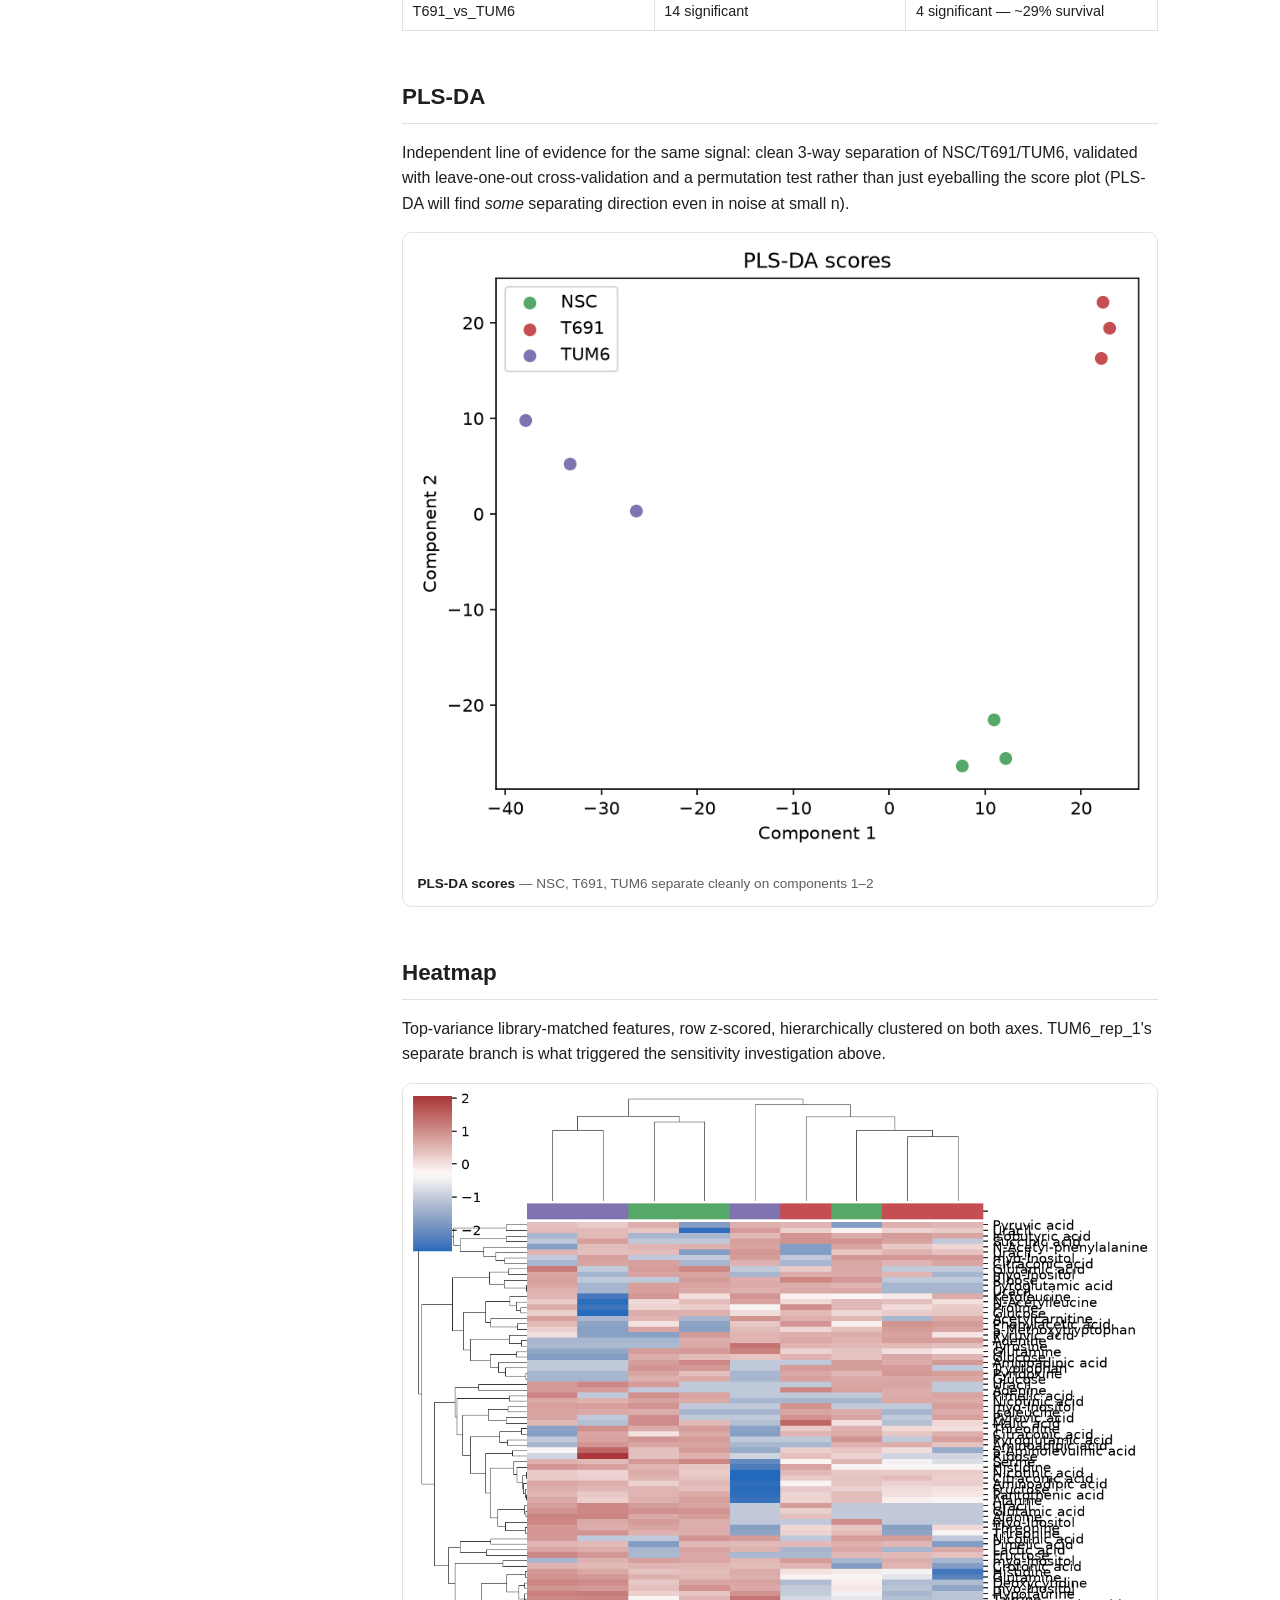
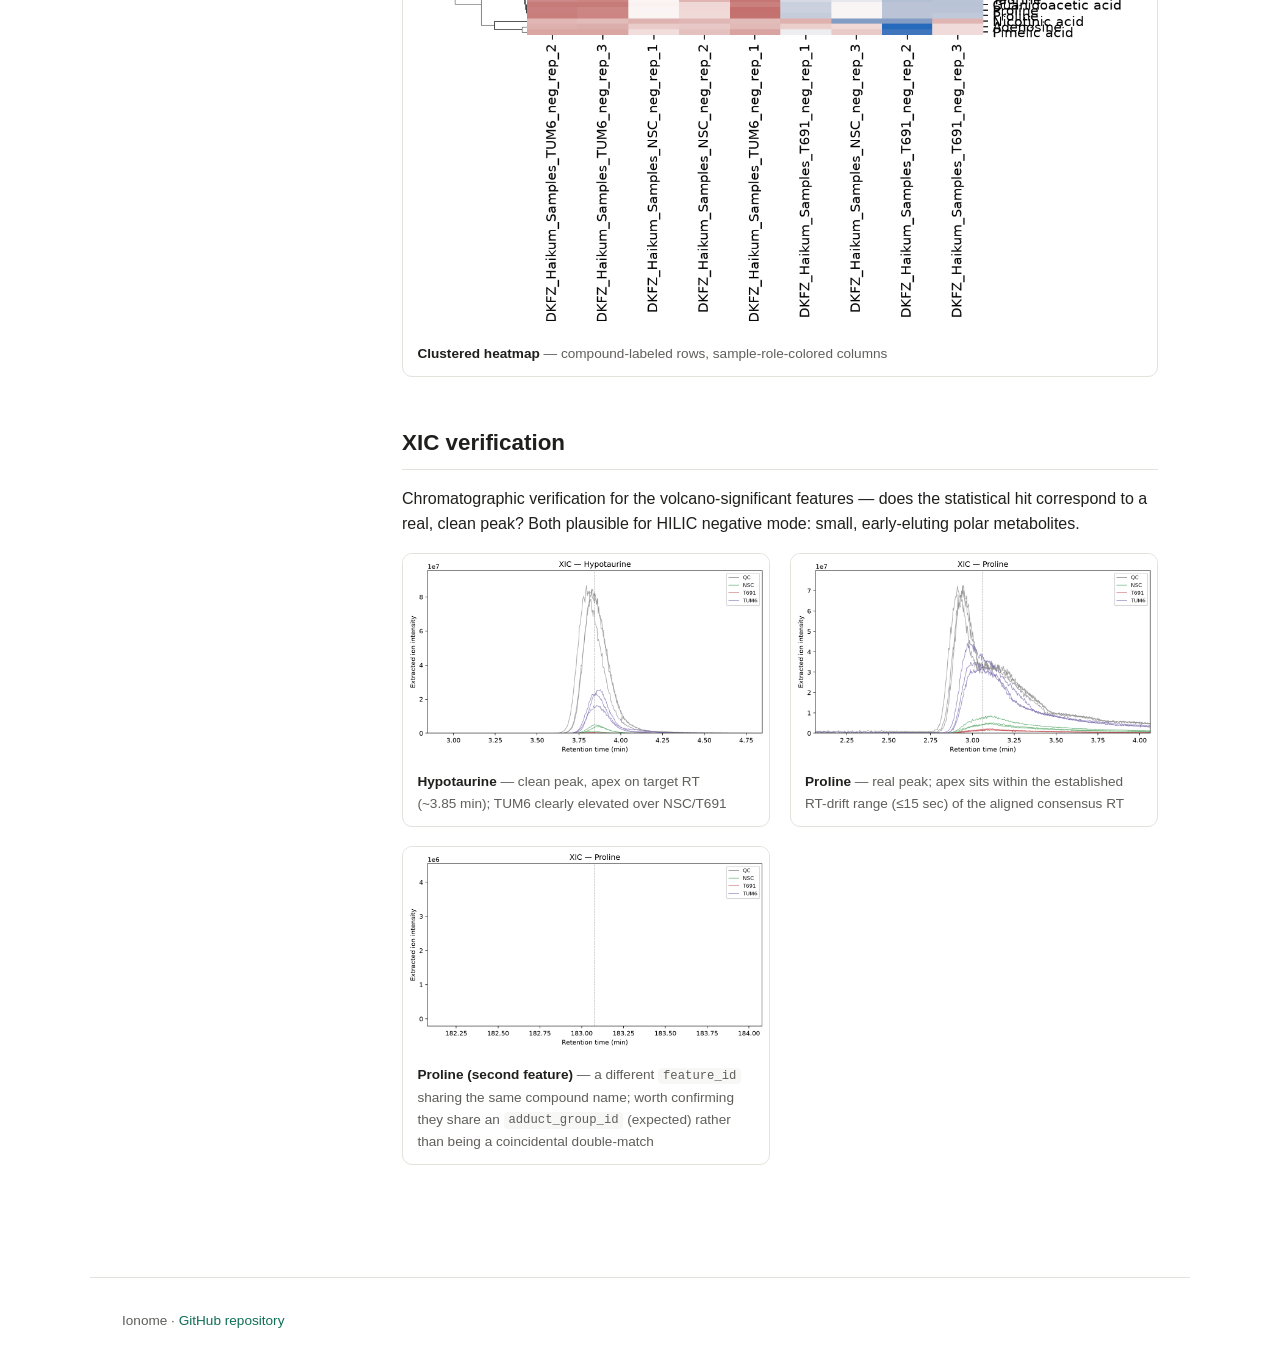
<file: docs/gallery.html>
<!DOCTYPE html>
<html lang="en">
<head>
<meta charset="UTF-8">
<meta name="viewport" content="width=device-width, initial-scale=1.0">
<title>Ionome &mdash; Gallery</title>
<link rel="stylesheet" href="css/style.css">
<link rel="icon" type="image/svg+xml" href="assets/icons/favicon.svg">
<link rel="icon" type="image/png" sizes="32x32" href="assets/icons/favicon-32x32.png">
<link rel="icon" type="image/png" sizes="16x16" href="assets/icons/favicon-16x16.png">
<link rel="apple-touch-icon" href="assets/icons/apple-touch-icon.png">
<link rel="alternate icon" href="favicon.ico">
</head>
<body>

<nav class="site-nav">
  <div class="site-nav-inner">
    <a href="index.html" class="brand"><img src="assets/icons/favicon.svg" alt=""> Ionome</a>
    <a href="index.html">Home</a>
    <a href="pipeline.html">Pipeline</a>
    <a href="background.html">Background</a>
    <a href="documentation.html">Documentation</a>
    <a href="stages.html">Stages</a>
    <a href="gallery.html" class="current">Gallery</a>
    <a href="development.html">Development</a>
    <a class="gh-link" href="https://github.com/YOUR_USERNAME/YOUR_REPO" title="TODO: replace with the real repo URL">GitHub &rarr;</a>
  </div>
</nav>

<header class="page-header">
  <h1>Gallery</h1>
  <p class="tagline">Real results from the MTBLS1301 cohort run (DKFZ, negative-mode HILIC, 3 cell lines &times; 3 replicates + pooled QC).</p>
</header>

<div class="layout">
  <nav class="sidebar">
    <h4>Results</h4>
    <ul>
      <li><a href="#volcano">Volcano plots</a></li>
      <li><a href="#sensitivity">Replicate sensitivity check</a></li>
      <li><a href="#plsda">PLS-DA</a></li>
      <li><a href="#heatmap">Heatmap</a></li>
      <li><a href="#xic">XIC verification</a></li>
    </ul>
  </nav>

  <main>

    <section id="volcano">
      <h2>Volcano plots</h2>
      <p>
        Three pairwise comparisons across the non-QC cell lines. Welch's
        t-test + BH-FDR correction, <code>fc_threshold=1.0</code>,
        <code>fdr_threshold=0.05</code>. T691_vs_TUM6 is the strongest
        signal &mdash; and notably so: it has the <em>fewest</em> tested
        features of the three comparisons but by far the most hits,
        meaning the effect size is genuinely larger, not an artifact of
        which features happened to survive the presence filter.
      </p>
      <div class="gallery-grid">
        <div class="gallery-item">
          <img src="assets/results/volcano_NSC_vs_T691.png" alt="Volcano plot, NSC vs T691">
          <div class="caption"><strong>NSC vs T691</strong> &mdash; 1 significant feature</div>
        </div>
        <div class="gallery-item">
          <img src="assets/results/volcano_NSC_vs_TUM6.png" alt="Volcano plot, NSC vs TUM6">
          <div class="caption"><strong>NSC vs TUM6</strong> &mdash; 0 significant features</div>
        </div>
        <div class="gallery-item">
          <img src="assets/results/volcano_T691_vs_TUM6.png" alt="Volcano plot, T691 vs TUM6">
          <div class="caption"><strong>T691 vs TUM6</strong> &mdash; 14 significant features, the strongest signal</div>
        </div>
      </div>
    </section>

    <section id="sensitivity">
      <h2>Replicate sensitivity check</h2>
      <p>
        The heatmap (below) showed TUM6_rep_1 clustering apart from its own
        replicate group. Investigation found a real, quantifiable technical
        difference: rep_1 had the <em>fewest</em> detected features
        (4611, ~5&ndash;7% below its siblings) but the <em>highest</em> total
        intensity (~10&ndash;28% above them) &mdash; consistent with a mild
        ion-suppression/matrix effect, not a data-quality failure. RT range,
        m/z range, and TIC shape were all normal.
      </p>
      <p>
        To check whether this was inflating the T691_vs_TUM6 signal, that
        comparison was re-run with TUM6_rep_1 excluded (n=2):
      </p>
      <table class="diff-table">
        <tr><th></th><th>Full (n=3)</th><th>rep_1 excluded (n=2)</th></tr>
        <tr><td>NSC_vs_T691</td><td>1 significant</td><td>1 significant &mdash; unchanged</td></tr>
        <tr><td>NSC_vs_TUM6</td><td>0 significant</td><td>0 significant &mdash; unchanged</td></tr>
        <tr><td>T691_vs_TUM6</td><td>14 significant</td><td>4 significant &mdash; ~29% survival</td></tr>
      </table>
    </section>

    <section id="plsda">
      <h2>PLS-DA</h2>
      <p>Independent line of evidence for the same signal: clean 3-way separation of NSC/T691/TUM6, validated with leave-one-out cross-validation and a permutation test rather than just eyeballing the score plot (PLS-DA will find <em>some</em> separating direction even in noise at small n).</p>
      <div class="gallery-grid">
        <div class="gallery-item">
          <img src="assets/results/plsda_scores.png" alt="PLS-DA score plot">
          <div class="caption"><strong>PLS-DA scores</strong> &mdash; NSC, T691, TUM6 separate cleanly on components 1&ndash;2</div>
        </div>
      </div>
    </section>

    <section id="heatmap">
      <h2>Heatmap</h2>
      <p>Top-variance library-matched features, row z-scored, hierarchically clustered on both axes. TUM6_rep_1's separate branch is what triggered the sensitivity investigation above.</p>
      <div class="gallery-grid">
        <div class="gallery-item">
          <img src="assets/results/heatmap_clustered.png" alt="Clustered heatmap of library-matched features">
          <div class="caption"><strong>Clustered heatmap</strong> &mdash; compound-labeled rows, sample-role-colored columns</div>
        </div>
      </div>
    </section>

    <section id="xic">
      <h2>XIC verification</h2>
      <p>
        Chromatographic verification for the volcano-significant features
        &mdash; does the statistical hit correspond to a real, clean peak?
        Both plausible for HILIC negative mode: small, early-eluting polar
        metabolites.
      </p>
      <div class="gallery-grid">
        <div class="gallery-item">
          <img src="assets/results/xic_1312_Hypotaurine.png" alt="XIC for Hypotaurine">
          <div class="caption"><strong>Hypotaurine</strong> &mdash; clean peak, apex on target RT (~3.85&nbsp;min); TUM6 clearly elevated over NSC/T691</div>
        </div>
        <div class="gallery-item">
          <img src="assets/results/xic_1867_Proline.png" alt="XIC for Proline">
          <div class="caption"><strong>Proline</strong> &mdash; real peak; apex sits within the established RT-drift range (&le;15&nbsp;sec) of the aligned consensus RT</div>
        </div>
        <div class="gallery-item">
          <img src="assets/results/xic_1952_Proline.png" alt="XIC for a second Proline-labeled feature">
          <div class="caption"><strong>Proline (second feature)</strong> &mdash; a different <code>feature_id</code> sharing the same compound name; worth confirming they share an <code>adduct_group_id</code> (expected) rather than being a coincidental double-match</div>
        </div>
      </div>
    </section>

  </main>
</div>


<footer>
  Ionome &middot; <a href="https://github.com/YOUR_USERNAME/YOUR_REPO" title="TODO: replace with the real repo URL">GitHub repository</a>
</footer>

<script src="js/main.js"></script>
</body>
</html>
</file>
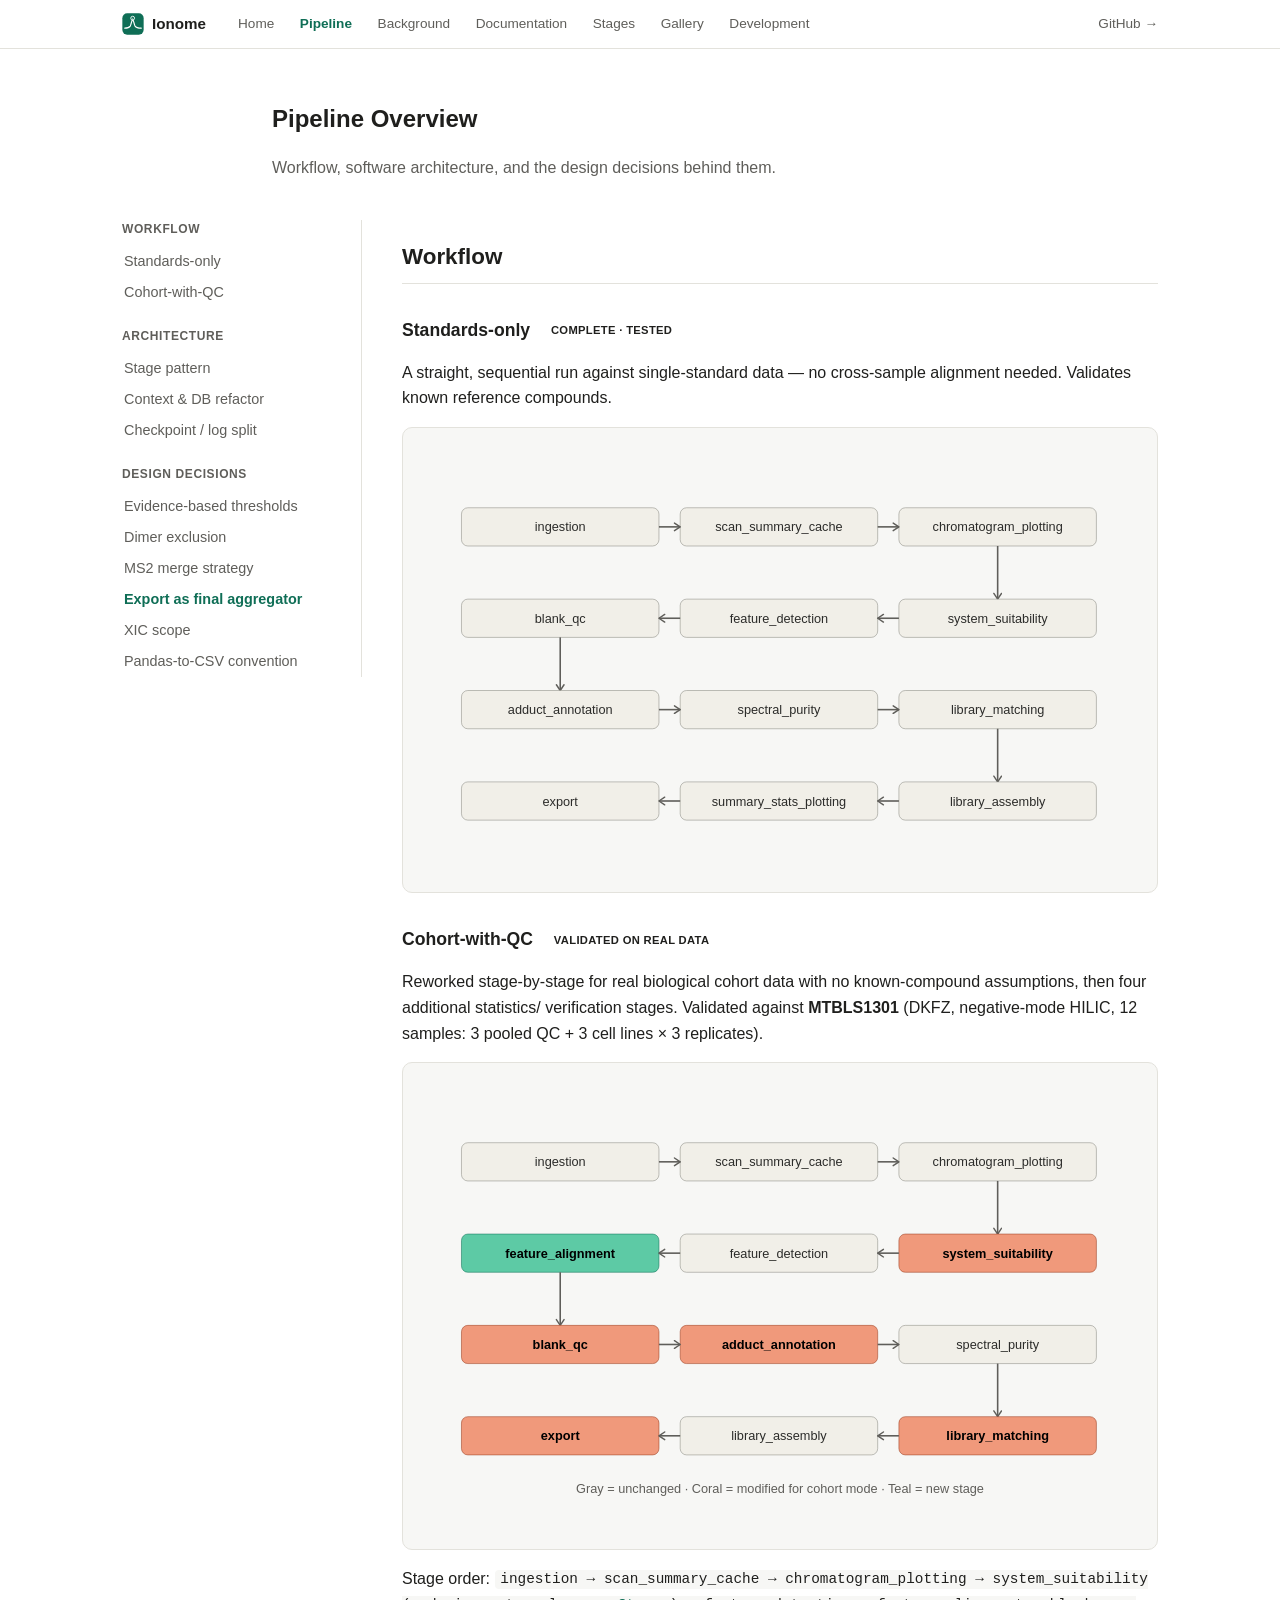
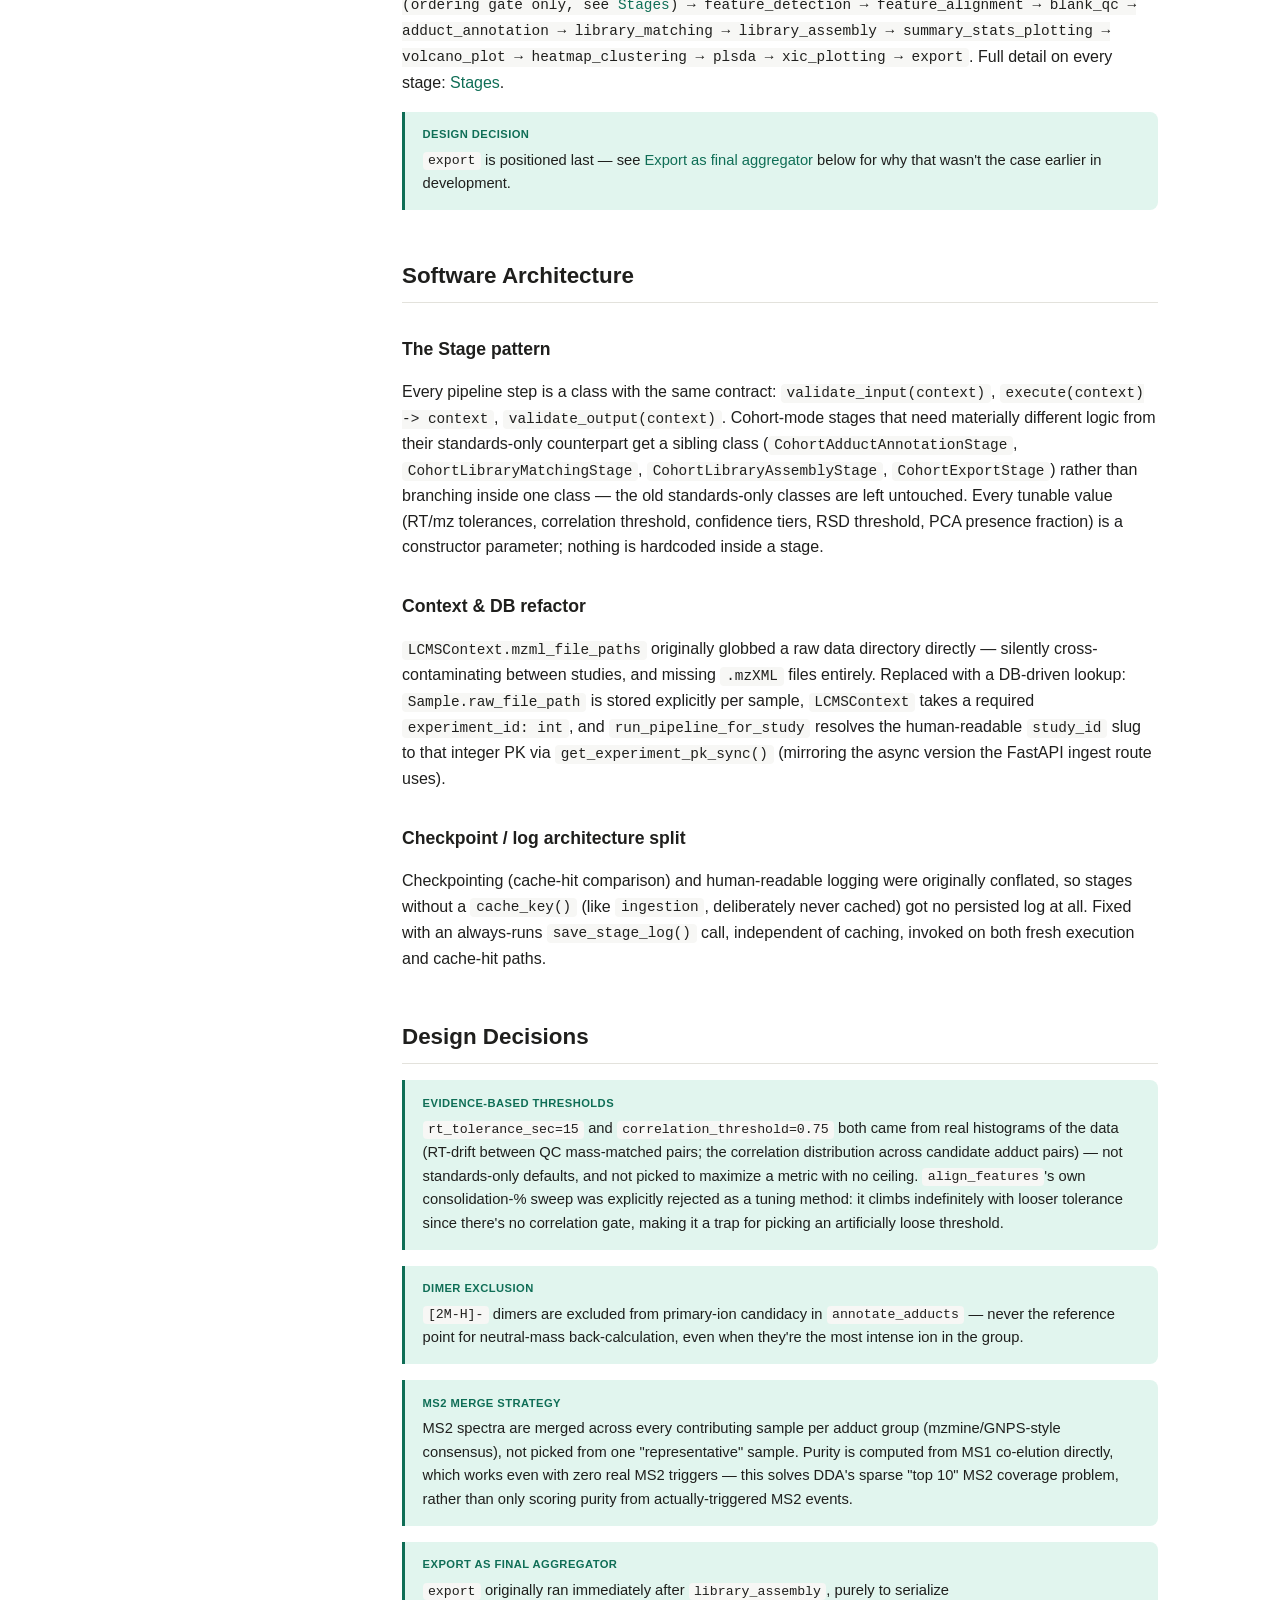
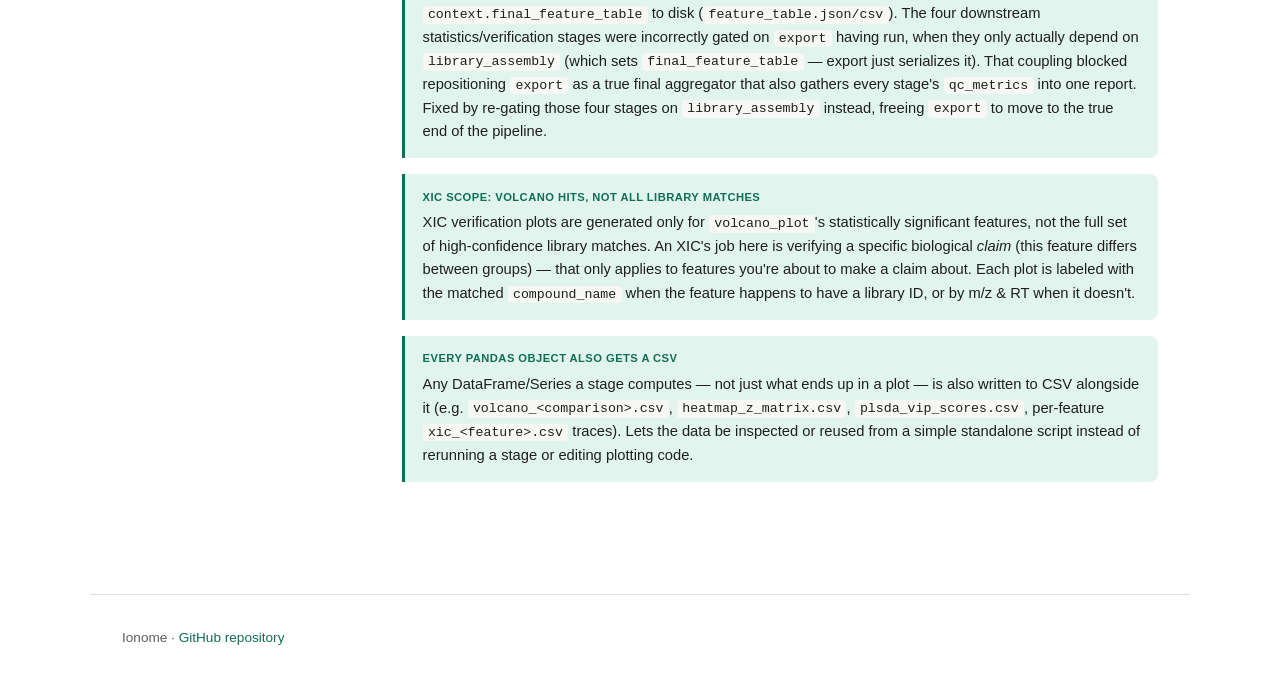
<file: docs/pipeline.html>
<!DOCTYPE html>
<html lang="en">
<head>
<meta charset="UTF-8">
<meta name="viewport" content="width=device-width, initial-scale=1.0">
<title>Ionome &mdash; Pipeline Overview</title>
<link rel="stylesheet" href="css/style.css">
<link rel="icon" type="image/svg+xml" href="assets/icons/favicon.svg">
<link rel="icon" type="image/png" sizes="32x32" href="assets/icons/favicon-32x32.png">
<link rel="icon" type="image/png" sizes="16x16" href="assets/icons/favicon-16x16.png">
<link rel="apple-touch-icon" href="assets/icons/apple-touch-icon.png">
<link rel="alternate icon" href="favicon.ico">
</head>
<body>

<nav class="site-nav">
  <div class="site-nav-inner">
    <a href="index.html" class="brand"><img src="assets/icons/favicon.svg" alt=""> Ionome</a>
    <a href="index.html">Home</a>
    <a href="pipeline.html" class="current">Pipeline</a>
    <a href="background.html">Background</a>
    <a href="documentation.html">Documentation</a>
    <a href="stages.html">Stages</a>
    <a href="gallery.html">Gallery</a>
    <a href="development.html">Development</a>
    <a class="gh-link" href="https://github.com/YOUR_USERNAME/YOUR_REPO" title="TODO: replace with the real repo URL">GitHub &rarr;</a>
  </div>
</nav>

<header class="page-header">
  <h1>Pipeline Overview</h1>
  <p class="tagline">Workflow, software architecture, and the design decisions behind them.</p>
</header>

<div class="layout">
  <nav class="sidebar">
    <h4>Workflow</h4>
    <ul>
      <li><a href="#workflow-standards-only">Standards-only</a></li>
      <li><a href="#workflow-cohort-with-qc">Cohort-with-QC</a></li>
    </ul>
    <h4>Architecture</h4>
    <ul>
      <li><a href="#arch-stage-pattern">Stage pattern</a></li>
      <li><a href="#arch-context-db">Context &amp; DB refactor</a></li>
      <li><a href="#arch-checkpoint-log">Checkpoint / log split</a></li>
    </ul>
    <h4>Design Decisions</h4>
    <ul>
      <li><a href="#dd-thresholds">Evidence-based thresholds</a></li>
      <li><a href="#dd-dimers">Dimer exclusion</a></li>
      <li><a href="#dd-ms2">MS2 merge strategy</a></li>
      <li><a href="#dd-export">Export as final aggregator</a></li>
      <li><a href="#dd-xic-scope">XIC scope</a></li>
      <li><a href="#dd-csv">Pandas-to-CSV convention</a></li>
    </ul>
  </nav>

  <main>

    <section id="workflow">
      <h2>Workflow</h2>

      <h3 id="workflow-standards-only">Standards-only <span class="badge">complete &middot; tested</span></h3>
      <p>A straight, sequential run against single-standard data &mdash; no cross-sample alignment needed. Validates known reference compounds.</p>
      <div class="diagram-card">
        <img src="assets/diagrams/standards_only_pipeline.svg" alt="Standards-only pipeline: ingestion through export" style="width:100%">
      </div>

      <h3 id="workflow-cohort-with-qc">Cohort-with-QC <span class="badge">validated on real data</span></h3>
      <p>
        Reworked stage-by-stage for real biological cohort data with no
        known-compound assumptions, then four additional statistics/
        verification stages. Validated against <strong>MTBLS1301</strong>
        (DKFZ, negative-mode HILIC, 12 samples: 3 pooled QC + 3 cell lines
        &times; 3 replicates).
      </p>
      <div class="diagram-card">
        <img src="assets/diagrams/cohort_with_qc_pipeline.svg" alt="Cohort-with-QC pipeline: 16 stages" style="width:100%">
      </div>
      <p>
        Stage order: <code>ingestion &rarr; scan_summary_cache &rarr;
        chromatogram_plotting &rarr; system_suitability (ordering gate only,
        see <a href="stages.html#stage-system-suitability">Stages</a>) &rarr;
        feature_detection &rarr; feature_alignment &rarr; blank_qc &rarr;
        adduct_annotation &rarr; library_matching &rarr; library_assembly &rarr;
        summary_stats_plotting &rarr; volcano_plot &rarr; heatmap_clustering &rarr;
        plsda &rarr; xic_plotting &rarr; export</code>.
        Full detail on every stage: <a href="stages.html">Stages</a>.
      </p>
      <div class="decision">
        <span class="decision-label">Design decision</span>
        <code>export</code> is positioned last &mdash; see
        <a href="#dd-export">Export as final aggregator</a> below for why
        that wasn't the case earlier in development.
      </div>
    </section>

    <section id="architecture">
      <h2>Software Architecture</h2>

      <h3 id="arch-stage-pattern">The Stage pattern</h3>
      <p>
        Every pipeline step is a class with the same contract:
        <code>validate_input(context)</code>, <code>execute(context) -&gt;
        context</code>, <code>validate_output(context)</code>. Cohort-mode
        stages that need materially different logic from their
        standards-only counterpart get a sibling class
        (<code>CohortAdductAnnotationStage</code>,
        <code>CohortLibraryMatchingStage</code>,
        <code>CohortLibraryAssemblyStage</code>,
        <code>CohortExportStage</code>) rather than branching inside one
        class &mdash; the old standards-only classes are left untouched.
        Every tunable value (RT/mz tolerances, correlation threshold,
        confidence tiers, RSD threshold, PCA presence fraction) is a
        constructor parameter; nothing is hardcoded inside a stage.
      </p>

      <h3 id="arch-context-db">Context &amp; DB refactor</h3>
      <p>
        <code>LCMSContext.mzml_file_paths</code> originally globbed a raw
        data directory directly &mdash; silently cross-contaminating between
        studies, and missing <code>.mzXML</code> files entirely. Replaced
        with a DB-driven lookup: <code>Sample.raw_file_path</code> is stored
        explicitly per sample, <code>LCMSContext</code> takes a required
        <code>experiment_id: int</code>, and <code>run_pipeline_for_study</code>
        resolves the human-readable <code>study_id</code> slug to that
        integer PK via <code>get_experiment_pk_sync()</code> (mirroring the
        async version the FastAPI ingest route uses).
      </p>

      <h3 id="arch-checkpoint-log">Checkpoint / log architecture split</h3>
      <p>
        Checkpointing (cache-hit comparison) and human-readable logging were
        originally conflated, so stages without a <code>cache_key()</code>
        (like <code>ingestion</code>, deliberately never cached) got no
        persisted log at all. Fixed with an always-runs
        <code>save_stage_log()</code> call, independent of caching, invoked
        on both fresh execution and cache-hit paths.
      </p>
    </section>

    <section id="design-decisions">
      <h2>Design Decisions</h2>

      <div class="decision" id="dd-thresholds">
        <span class="decision-label">Evidence-based thresholds</span>
        <code>rt_tolerance_sec=15</code> and <code>correlation_threshold=0.75</code>
        both came from real histograms of the data (RT-drift between QC
        mass-matched pairs; the correlation distribution across candidate
        adduct pairs) &mdash; not standards-only defaults, and not picked to
        maximize a metric with no ceiling. <code>align_features</code>'s own
        consolidation-% sweep was explicitly rejected as a tuning method: it
        climbs indefinitely with looser tolerance since there's no
        correlation gate, making it a trap for picking an artificially loose
        threshold.
      </div>

      <div class="decision" id="dd-dimers">
        <span class="decision-label">Dimer exclusion</span>
        <code>[2M-H]-</code> dimers are excluded from primary-ion candidacy in
        <code>annotate_adducts</code> &mdash; never the reference point for
        neutral-mass back-calculation, even when they're the most intense
        ion in the group.
      </div>

      <div class="decision" id="dd-ms2">
        <span class="decision-label">MS2 merge strategy</span>
        MS2 spectra are merged across every contributing sample per adduct
        group (mzmine/GNPS-style consensus), not picked from one
        "representative" sample. Purity is computed from MS1 co-elution
        directly, which works even with zero real MS2 triggers &mdash; this
        solves DDA's sparse "top 10" MS2 coverage problem, rather than only
        scoring purity from actually-triggered MS2 events.
      </div>

      <div class="decision" id="dd-export">
        <span class="decision-label">Export as final aggregator</span>
        <code>export</code> originally ran immediately after
        <code>library_assembly</code>, purely to serialize
        <code>context.final_feature_table</code> to disk
        (<code>feature_table.json/csv</code>). The four downstream
        statistics/verification stages were incorrectly gated on
        <code>export</code> having run, when they only actually depend on
        <code>library_assembly</code> (which sets
        <code>final_feature_table</code> &mdash; export just serializes it).
        That coupling blocked repositioning <code>export</code> as a true
        final aggregator that also gathers every stage's <code>qc_metrics</code>
        into one report. Fixed by re-gating those four stages on
        <code>library_assembly</code> instead, freeing <code>export</code> to
        move to the true end of the pipeline.
      </div>

      <div class="decision" id="dd-xic-scope">
        <span class="decision-label">XIC scope: volcano hits, not all library matches</span>
        XIC verification plots are generated only for
        <code>volcano_plot</code>'s statistically significant features, not
        the full set of high-confidence library matches. An XIC's job here
        is verifying a specific biological <em>claim</em> (this feature
        differs between groups) &mdash; that only applies to features you're
        about to make a claim about. Each plot is labeled with the matched
        <code>compound_name</code> when the feature happens to have a
        library ID, or by m/z &amp; RT when it doesn't.
      </div>

      <div class="decision" id="dd-csv">
        <span class="decision-label">Every pandas object also gets a CSV</span>
        Any DataFrame/Series a stage computes &mdash; not just what ends up
        in a plot &mdash; is also written to CSV alongside it (e.g.
        <code>volcano_&lt;comparison&gt;.csv</code>,
        <code>heatmap_z_matrix.csv</code>, <code>plsda_vip_scores.csv</code>,
        per-feature <code>xic_&lt;feature&gt;.csv</code> traces). Lets the
        data be inspected or reused from a simple standalone script instead
        of rerunning a stage or editing plotting code.
      </div>

    </section>

  </main>
</div>


<footer>
  Ionome &middot; <a href="https://github.com/YOUR_USERNAME/YOUR_REPO" title="TODO: replace with the real repo URL">GitHub repository</a>
</footer>

<script src="js/main.js"></script>
</body>
</html>
</file>
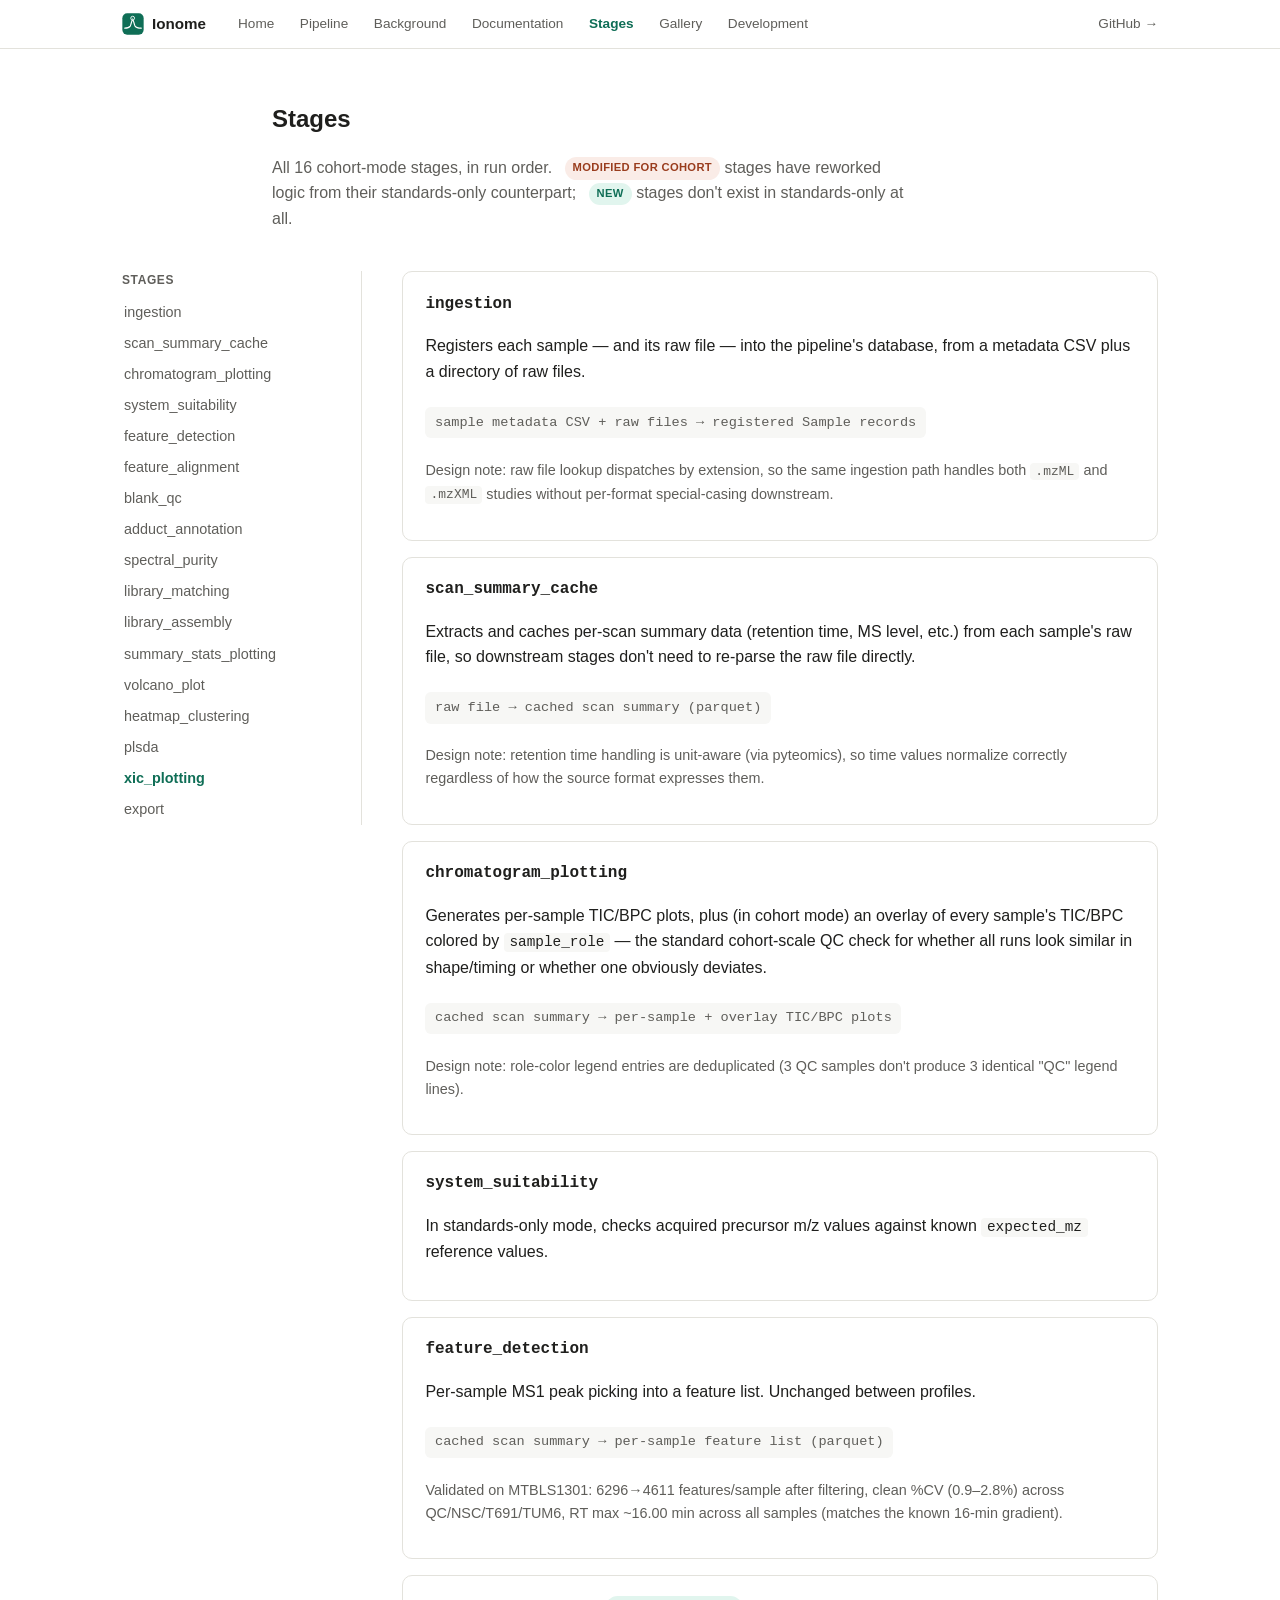
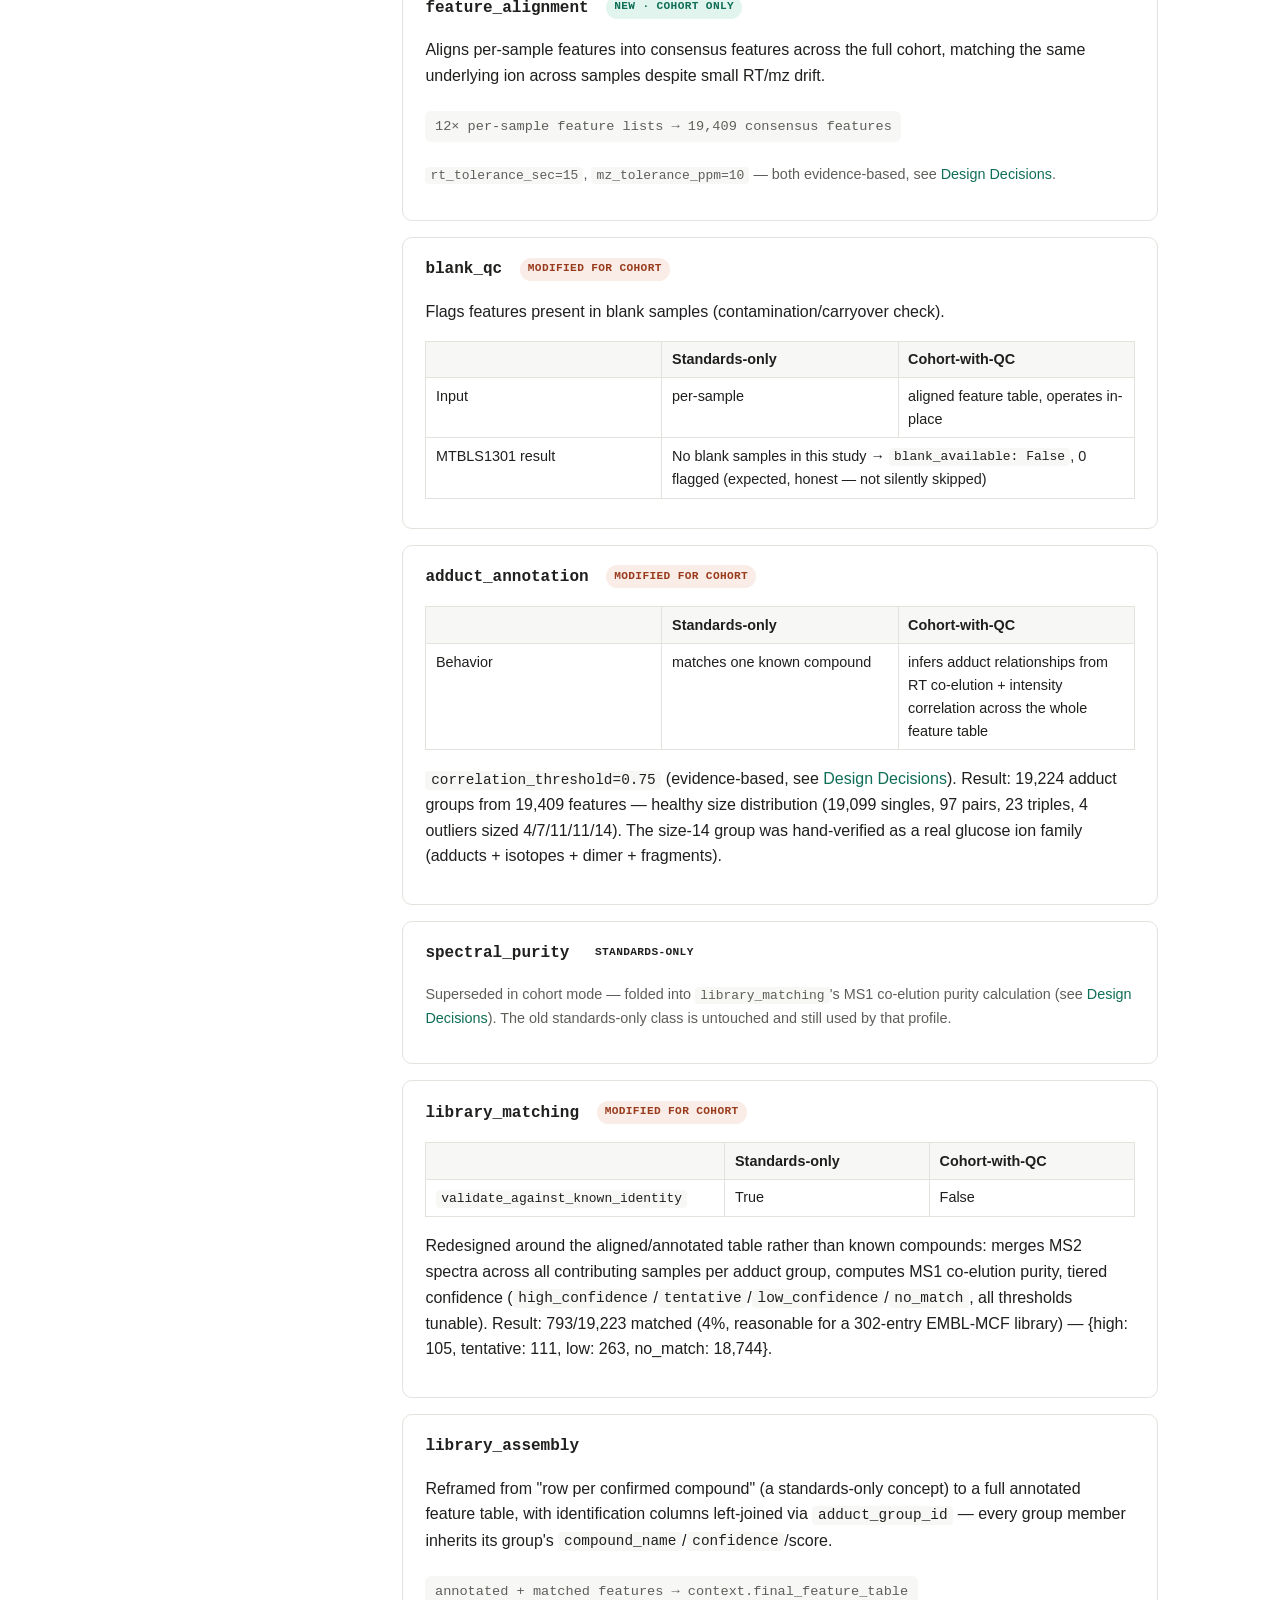
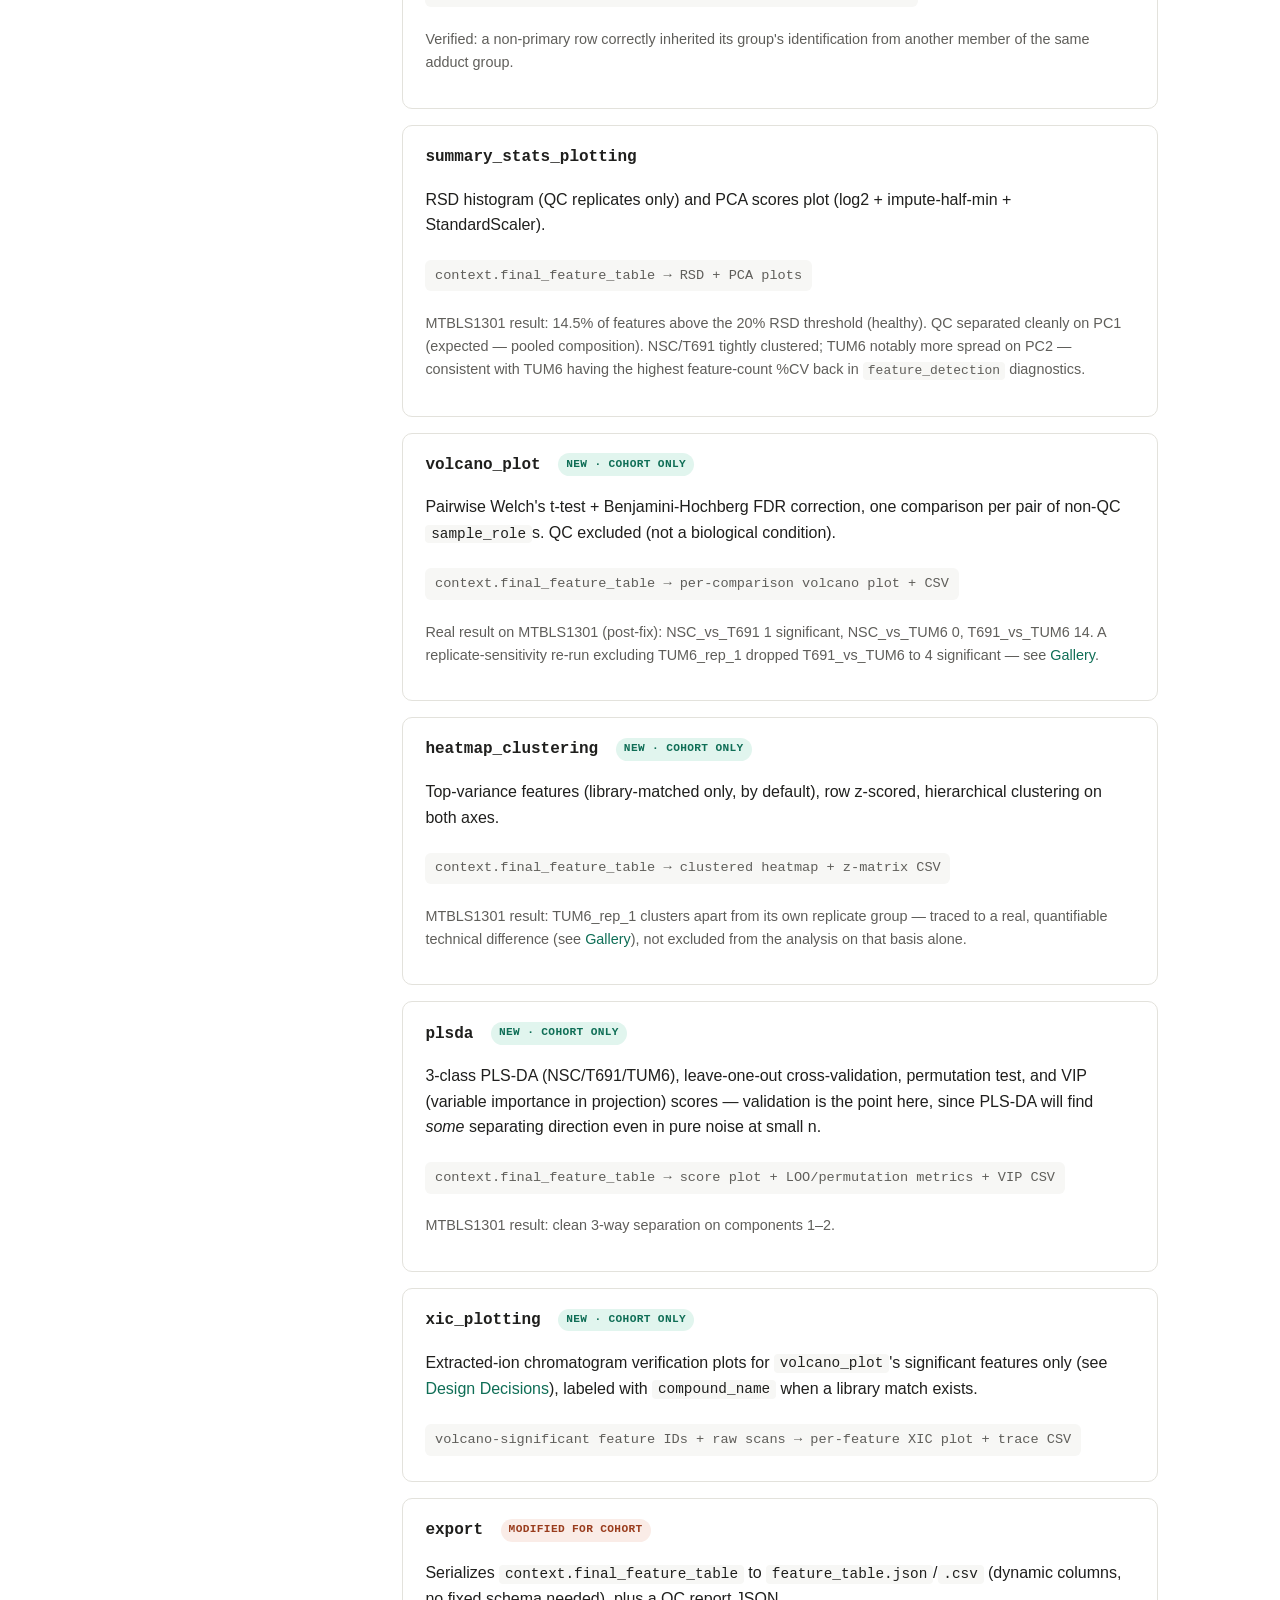
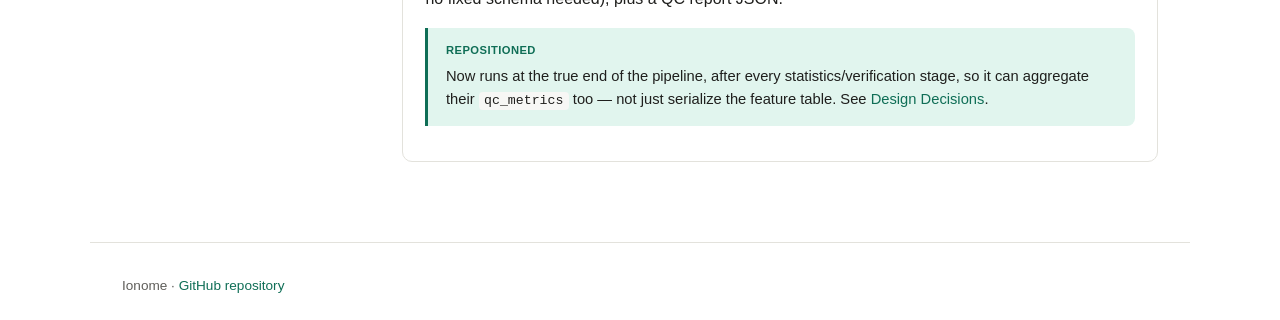
<file: docs/stages.html>
<!DOCTYPE html>
<html lang="en">
<head>
<meta charset="UTF-8">
<meta name="viewport" content="width=device-width, initial-scale=1.0">
<title>Ionome &mdash; Stages</title>
<link rel="stylesheet" href="css/style.css">
<link rel="icon" type="image/svg+xml" href="assets/icons/favicon.svg">
<link rel="icon" type="image/png" sizes="32x32" href="assets/icons/favicon-32x32.png">
<link rel="icon" type="image/png" sizes="16x16" href="assets/icons/favicon-16x16.png">
<link rel="apple-touch-icon" href="assets/icons/apple-touch-icon.png">
<link rel="alternate icon" href="favicon.ico">
</head>
<body>

<nav class="site-nav">
  <div class="site-nav-inner">
    <a href="index.html" class="brand"><img src="assets/icons/favicon.svg" alt=""> Ionome</a>
    <a href="index.html">Home</a>
    <a href="pipeline.html">Pipeline</a>
    <a href="background.html">Background</a>
    <a href="documentation.html">Documentation</a>
    <a href="stages.html" class="current">Stages</a>
    <a href="gallery.html">Gallery</a>
    <a href="development.html">Development</a>
    <a class="gh-link" href="https://github.com/YOUR_USERNAME/YOUR_REPO" title="TODO: replace with the real repo URL">GitHub &rarr;</a>
  </div>
</nav>

<header class="page-header">
  <h1>Stages</h1>
  <p class="tagline">All 16 cohort-mode stages, in run order. <span class="badge modified">modified for cohort</span> stages have reworked logic from their standards-only counterpart; <span class="badge new">new</span> stages don't exist in standards-only at all.</p>
</header>

<div class="layout">
  <nav class="sidebar">
    <h4>Stages</h4>
    <ul>
      <li><a href="#stage-ingestion">ingestion</a></li>
      <li><a href="#stage-scan-summary-cache">scan_summary_cache</a></li>
      <li><a href="#stage-chromatogram-plotting">chromatogram_plotting</a></li>
      <li><a href="#stage-system-suitability">system_suitability</a></li>
      <li><a href="#stage-feature-detection">feature_detection</a></li>
      <li><a href="#stage-feature-alignment">feature_alignment</a></li>
      <li><a href="#stage-blank-qc">blank_qc</a></li>
      <li><a href="#stage-adduct-annotation">adduct_annotation</a></li>
      <li><a href="#stage-spectral-purity">spectral_purity</a></li>
      <li><a href="#stage-library-matching">library_matching</a></li>
      <li><a href="#stage-library-assembly">library_assembly</a></li>
      <li><a href="#stage-summary-stats-plotting">summary_stats_plotting</a></li>
      <li><a href="#stage-volcano-plot">volcano_plot</a></li>
      <li><a href="#stage-heatmap-clustering">heatmap_clustering</a></li>
      <li><a href="#stage-plsda">plsda</a></li>
      <li><a href="#stage-xic-plotting">xic_plotting</a></li>
      <li><a href="#stage-export">export</a></li>
    </ul>
  </nav>

  <main>

    <div class="stage" id="stage-ingestion">
      <h3>ingestion</h3>
      <p>Registers each sample &mdash; and its raw file &mdash; into the pipeline's database, from a metadata CSV plus a directory of raw files.</p>
      <div class="io">sample metadata CSV + raw files &rarr; registered Sample records</div>
      <p class="note">Design note: raw file lookup dispatches by extension, so the same ingestion path handles both <code>.mzML</code> and <code>.mzXML</code> studies without per-format special-casing downstream.</p>
    </div>

    <div class="stage" id="stage-scan-summary-cache">
      <h3>scan_summary_cache</h3>
      <p>Extracts and caches per-scan summary data (retention time, MS level, etc.) from each sample's raw file, so downstream stages don't need to re-parse the raw file directly.</p>
      <div class="io">raw file &rarr; cached scan summary (parquet)</div>
      <p class="note">Design note: retention time handling is unit-aware (via pyteomics), so time values normalize correctly regardless of how the source format expresses them.</p>
    </div>

    <div class="stage" id="stage-chromatogram-plotting">
      <h3>chromatogram_plotting</h3>
      <p>Generates per-sample TIC/BPC plots, plus (in cohort mode) an overlay of every sample's TIC/BPC colored by <code>sample_role</code> &mdash; the standard cohort-scale QC check for whether all runs look similar in shape/timing or whether one obviously deviates.</p>
      <div class="io">cached scan summary &rarr; per-sample + overlay TIC/BPC plots</div>
      <p class="note">Design note: role-color legend entries are deduplicated (3 QC samples don't produce 3 identical "QC" legend lines).</p>
    </div>

    <div class="stage" id="stage-system-suitability">
      <h3>system_suitability</h3>
      <p>In standards-only mode, checks acquired precursor m/z values against known <code>expected_mz</code> reference values.</p>
    </div>

    <div class="stage" id="stage-feature-detection">
      <h3>feature_detection</h3>
      <p>Per-sample MS1 peak picking into a feature list. Unchanged between profiles.</p>
      <div class="io">cached scan summary &rarr; per-sample feature list (parquet)</div>
      <p class="note">Validated on MTBLS1301: 6296&rarr;4611 features/sample after filtering, clean %CV (0.9&ndash;2.8%) across QC/NSC/T691/TUM6, RT max ~16.00&nbsp;min across all samples (matches the known 16-min gradient).</p>
    </div>

    <div class="stage" id="stage-feature-alignment">
      <h3>feature_alignment <span class="badge new">new &middot; cohort only</span></h3>
      <p>Aligns per-sample features into consensus features across the full cohort, matching the same underlying ion across samples despite small RT/mz drift.</p>
      <div class="io">12&times; per-sample feature lists &rarr; 19,409 consensus features</div>
      <p class="note"><code>rt_tolerance_sec=15</code>, <code>mz_tolerance_ppm=10</code> &mdash; both evidence-based, see <a href="pipeline.html#dd-thresholds">Design Decisions</a>.</p>
    </div>

    <div class="stage" id="stage-blank-qc">
      <h3>blank_qc <span class="badge modified">modified for cohort</span></h3>
      <p>Flags features present in blank samples (contamination/carryover check).</p>
      <table class="diff-table">
        <tr><th></th><th>Standards-only</th><th>Cohort-with-QC</th></tr>
        <tr><td>Input</td><td>per-sample</td><td>aligned feature table, operates in-place</td></tr>
        <tr><td>MTBLS1301 result</td><td colspan="2">No blank samples in this study &rarr; <code>blank_available: False</code>, 0 flagged (expected, honest &mdash; not silently skipped)</td></tr>
      </table>
    </div>

    <div class="stage" id="stage-adduct-annotation">
      <h3>adduct_annotation <span class="badge modified">modified for cohort</span></h3>
      <table class="diff-table">
        <tr><th></th><th>Standards-only</th><th>Cohort-with-QC</th></tr>
        <tr><td>Behavior</td><td>matches one known compound</td><td>infers adduct relationships from RT co-elution + intensity correlation across the whole feature table</td></tr>
      </table>
      <p><code>correlation_threshold=0.75</code> (evidence-based, see <a href="pipeline.html#dd-thresholds">Design Decisions</a>). Result: 19,224 adduct groups from 19,409 features &mdash; healthy size distribution (19,099 singles, 97 pairs, 23 triples, 4 outliers sized 4/7/11/11/14). The size-14 group was hand-verified as a real glucose ion family (adducts + isotopes + dimer + fragments).</p>
    </div>

    <div class="stage" id="stage-spectral-purity">
      <h3>spectral_purity <span class="badge">standards-only</span></h3>
      <p class="note">Superseded in cohort mode &mdash; folded into <code>library_matching</code>'s MS1 co-elution purity calculation (see <a href="pipeline.html#dd-ms2">Design Decisions</a>). The old standards-only class is untouched and still used by that profile.</p>
    </div>

    <div class="stage" id="stage-library-matching">
      <h3>library_matching <span class="badge modified">modified for cohort</span></h3>
      <table class="diff-table">
        <tr><th></th><th>Standards-only</th><th>Cohort-with-QC</th></tr>
        <tr><td><code>validate_against_known_identity</code></td><td>True</td><td>False</td></tr>
      </table>
      <p>Redesigned around the aligned/annotated table rather than known compounds: merges MS2 spectra across all contributing samples per adduct group, computes MS1 co-elution purity, tiered confidence (<code>high_confidence</code>/<code>tentative</code>/<code>low_confidence</code>/<code>no_match</code>, all thresholds tunable). Result: 793/19,223 matched (4%, reasonable for a 302-entry EMBL-MCF library) &mdash; {high: 105, tentative: 111, low: 263, no_match: 18,744}.</p>
    </div>

    <div class="stage" id="stage-library-assembly">
      <h3>library_assembly</h3>
      <p>Reframed from "row per confirmed compound" (a standards-only concept) to a full annotated feature table, with identification columns left-joined via <code>adduct_group_id</code> &mdash; every group member inherits its group's <code>compound_name</code>/<code>confidence</code>/score.</p>
      <div class="io">annotated + matched features &rarr; context.final_feature_table</div>
      <p class="note">Verified: a non-primary row correctly inherited its group's identification from another member of the same adduct group.</p>
    </div>

    <div class="stage" id="stage-summary-stats-plotting">
      <h3>summary_stats_plotting</h3>
      <p>RSD histogram (QC replicates only) and PCA scores plot (log2 + impute-half-min + StandardScaler).</p>
      <div class="io">context.final_feature_table &rarr; RSD + PCA plots</div>
      <p class="note">MTBLS1301 result: 14.5% of features above the 20% RSD threshold (healthy). QC separated cleanly on PC1 (expected &mdash; pooled composition). NSC/T691 tightly clustered; TUM6 notably more spread on PC2 &mdash; consistent with TUM6 having the highest feature-count %CV back in <code>feature_detection</code> diagnostics.</p>
    </div>

    <div class="stage" id="stage-volcano-plot">
      <h3>volcano_plot <span class="badge new">new &middot; cohort only</span></h3>
      <p>Pairwise Welch's t-test + Benjamini-Hochberg FDR correction, one comparison per pair of non-QC <code>sample_role</code>s. QC excluded (not a biological condition).</p>
      <div class="io">context.final_feature_table &rarr; per-comparison volcano plot + CSV</div>
      <p class="note">Real result on MTBLS1301 (post-fix): NSC_vs_T691 1&nbsp;significant, NSC_vs_TUM6 0, T691_vs_TUM6 14. A replicate-sensitivity re-run excluding TUM6_rep_1 dropped T691_vs_TUM6 to 4 significant &mdash; see <a href="gallery.html#sensitivity">Gallery</a>.</p>
    </div>

    <div class="stage" id="stage-heatmap-clustering">
      <h3>heatmap_clustering <span class="badge new">new &middot; cohort only</span></h3>
      <p>Top-variance features (library-matched only, by default), row z-scored, hierarchical clustering on both axes.</p>
      <div class="io">context.final_feature_table &rarr; clustered heatmap + z-matrix CSV</div>
      <p class="note">MTBLS1301 result: TUM6_rep_1 clusters apart from its own replicate group &mdash; traced to a real, quantifiable technical difference (see <a href="gallery.html#sensitivity">Gallery</a>), not excluded from the analysis on that basis alone.</p>
    </div>

    <div class="stage" id="stage-plsda">
      <h3>plsda <span class="badge new">new &middot; cohort only</span></h3>
      <p>3-class PLS-DA (NSC/T691/TUM6), leave-one-out cross-validation, permutation test, and VIP (variable importance in projection) scores &mdash; validation is the point here, since PLS-DA will find <em>some</em> separating direction even in pure noise at small n.</p>
      <div class="io">context.final_feature_table &rarr; score plot + LOO/permutation metrics + VIP CSV</div>
      <p class="note">MTBLS1301 result: clean 3-way separation on components 1&ndash;2.</p>
    </div>

    <div class="stage" id="stage-xic-plotting">
      <h3>xic_plotting <span class="badge new">new &middot; cohort only</span></h3>
      <p>Extracted-ion chromatogram verification plots for <code>volcano_plot</code>'s significant features only (see <a href="pipeline.html#dd-xic-scope">Design Decisions</a>), labeled with <code>compound_name</code> when a library match exists.</p>
      <div class="io">volcano-significant feature IDs + raw scans &rarr; per-feature XIC plot + trace CSV</div>
    </div>

    <div class="stage" id="stage-export">
      <h3>export <span class="badge modified">modified for cohort</span></h3>
      <p>Serializes <code>context.final_feature_table</code> to
      <code>feature_table.json</code>/<code>.csv</code> (dynamic columns,
      no fixed schema needed), plus a QC report JSON.</p>
      <div class="decision">
        <span class="decision-label">Repositioned</span>
        Now runs at the true end of the pipeline, after every
        statistics/verification stage, so it can aggregate their
        <code>qc_metrics</code> too &mdash; not just serialize the feature
        table. See <a href="pipeline.html#dd-export">Design Decisions</a>.
      </div>
    </div>

  </main>
</div>


<footer>
  Ionome &middot; <a href="https://github.com/YOUR_USERNAME/YOUR_REPO" title="TODO: replace with the real repo URL">GitHub repository</a>
</footer>

<script src="js/main.js"></script>
</body>
</html>
</file>
<file: docs/css/style.css>
:root {
  --bg: #ffffff;
  --bg-alt: #f7f7f5;
  --text: #1f1f1d;
  --text-muted: #5f5e5a;
  --border: #e3e2dc;
  --accent: #0f6e56;
  --accent-bg: #e1f5ee;
  --coral: #993c1d;
  --coral-bg: #faece7;
  --mono: "SF Mono", "Consolas", "Menlo", monospace;
  --sans: -apple-system, BlinkMacSystemFont, "Segoe UI", Helvetica, Arial, sans-serif;
  --sidebar-width: 240px;
}

* { box-sizing: border-box; }

body {
  margin: 0;
  font-family: var(--sans);
  color: var(--text);
  background: var(--bg);
  line-height: 1.6;
}

a { color: var(--accent); text-decoration: none; }
a:hover { text-decoration: underline; }

/* Site-level nav — separate from nav.sidebar, which is per-page anchor nav */
nav.site-nav {
  border-bottom: 1px solid var(--border);
  background: var(--bg);
  position: sticky;
  top: 0;
  z-index: 10;
}

nav.site-nav .site-nav-inner {
  max-width: 1100px;
  margin: 0 auto;
  padding: 0 2rem;
  display: flex;
  align-items: center;
  gap: 1.6rem;
  height: 3rem;
  overflow-x: auto;
}

nav.site-nav a {
  font-size: 0.85rem;
  color: var(--text-muted);
  white-space: nowrap;
}

nav.site-nav a:hover { color: var(--text); text-decoration: none; }

nav.site-nav a.current {
  color: var(--accent);
  font-weight: 600;
}

nav.site-nav a.gh-link { margin-left: auto; }

nav.site-nav .brand {
  display: flex;
  align-items: center;
  gap: 0.5rem;
  margin-right: 0.4rem;
  color: var(--text);
  font-weight: 600;
  font-size: 0.95rem;
}
nav.site-nav .brand img { height: 22px; width: 22px; display: block; }
nav.site-nav .brand:hover { color: var(--text); }

.hero .brand-icon { height: 40px; width: 40px; margin-bottom: 0.6rem; }

code {
  font-family: var(--mono);
  background: var(--bg-alt);
  padding: 0.1em 0.4em;
  border-radius: 4px;
  font-size: 0.9em;
}

header.hero {
  padding: 3rem 2rem 2rem;
  max-width: 800px;
  margin: 0 auto;
}

header.hero h1 {
  font-size: 1.8rem;
  font-weight: 600;
  margin-bottom: 0.5rem;
}

header.hero p.tagline {
  color: var(--text-muted);
  font-size: 1.1rem;
  max-width: 640px;
}

header.hero .links {
  margin-top: 1rem;
  font-size: 0.95rem;
}

.layout {
  display: flex;
  max-width: 1100px;
  margin: 0 auto;
  padding: 0 2rem 4rem;
  gap: 2.5rem;
  align-items: flex-start;
}

nav.sidebar {
  position: sticky;
  top: 2rem;
  flex: 0 0 var(--sidebar-width);
  border-right: 1px solid var(--border);
  padding-right: 1.5rem;
  max-height: calc(100vh - 4rem);
  overflow-y: auto;
}

nav.sidebar h4 {
  font-size: 0.75rem;
  text-transform: uppercase;
  letter-spacing: 0.05em;
  color: var(--text-muted);
  margin: 1.2rem 0 0.4rem;
}

nav.sidebar h4:first-child { margin-top: 0; }

nav.sidebar ul {
  list-style: none;
  margin: 0;
  padding: 0;
}

nav.sidebar li a {
  display: block;
  padding: 0.25rem 0;
  font-size: 0.9rem;
  color: var(--text-muted);
  border-left: 2px solid transparent;
  padding-left: 0.6rem;
  margin-left: -0.6rem;
}

nav.sidebar li a:hover {
  color: var(--text);
  text-decoration: none;
}

nav.sidebar li a.active {
  color: var(--accent);
  border-left-color: var(--accent);
  font-weight: 600;
}

main {
  flex: 1;
  min-width: 0;
}

section {
  margin-bottom: 3rem;
  scroll-margin-top: 2rem;
}

section h2 {
  font-size: 1.4rem;
  font-weight: 600;
  border-bottom: 1px solid var(--border);
  padding-bottom: 0.5rem;
  margin-bottom: 1rem;
}

section h3 {
  font-size: 1.1rem;
  font-weight: 600;
  margin-top: 2rem;
  margin-bottom: 0.5rem;
}

.diagram-card {
  background: var(--bg-alt);
  border: 1px solid var(--border);
  border-radius: 10px;
  padding: 1rem;
  margin: 1rem 0;
}

.stage {
  border: 1px solid var(--border);
  border-radius: 10px;
  padding: 1.2rem 1.4rem;
  margin-bottom: 1rem;
  scroll-margin-top: 2rem;
}

.stage h3 {
  margin-top: 0;
  font-family: var(--mono);
  font-size: 1rem;
}

.stage .io {
  font-family: var(--mono);
  font-size: 0.85rem;
  color: var(--text-muted);
  background: var(--bg-alt);
  display: inline-block;
  padding: 0.3rem 0.6rem;
  border-radius: 6px;
  margin: 0.4rem 0;
}

.stage .note {
  font-size: 0.9rem;
  color: var(--text-muted);
}

.badge {
  display: inline-block;
  font-size: 0.7rem;
  font-weight: 600;
  text-transform: uppercase;
  letter-spacing: 0.03em;
  padding: 0.15rem 0.5rem;
  border-radius: 20px;
  margin-left: 0.5rem;
  vertical-align: middle;
}

.badge.modified { background: var(--coral-bg); color: var(--coral); }
.badge.new { background: var(--accent-bg); color: var(--accent); }

.diff-table {
  width: 100%;
  border-collapse: collapse;
  font-size: 0.9rem;
  margin: 0.6rem 0;
}

.diff-table th, .diff-table td {
  border: 1px solid var(--border);
  padding: 0.4rem 0.6rem;
  text-align: left;
  vertical-align: top;
}

.diff-table th {
  background: var(--bg-alt);
  font-weight: 600;
  width: 25%;
}

.todo {
  color: var(--text-muted);
  font-style: italic;
  font-size: 0.9rem;
}

.plot-placeholder {
  border: 1px dashed var(--border);
  border-radius: 10px;
  padding: 2rem;
  text-align: center;
  color: var(--text-muted);
  font-size: 0.9rem;
  background: var(--bg-alt);
}

/* Simpler header for non-home pages (hero stays home-only) */
header.page-header {
  padding: 2.2rem 2rem 1.5rem;
  max-width: 800px;
  margin: 0 auto;
}

header.page-header h1 {
  font-size: 1.5rem;
  font-weight: 600;
  margin-bottom: 0.4rem;
}

header.page-header p.tagline {
  color: var(--text-muted);
  font-size: 1rem;
  max-width: 640px;
}

/* Bug/finding callouts — used for the "why should I trust it" narrative:
   real bugs found and fixed, not just clean success stories */
.finding {
  border-left: 3px solid var(--coral);
  background: var(--coral-bg);
  border-radius: 0 8px 8px 0;
  padding: 0.9rem 1.1rem;
  margin: 1rem 0;
  font-size: 0.92rem;
}

.finding .finding-label {
  font-size: 0.7rem;
  font-weight: 700;
  text-transform: uppercase;
  letter-spacing: 0.04em;
  color: var(--coral);
  display: block;
  margin-bottom: 0.3rem;
}

.decision {
  border-left: 3px solid var(--accent);
  background: var(--accent-bg);
  border-radius: 0 8px 8px 0;
  padding: 0.9rem 1.1rem;
  margin: 1rem 0;
  font-size: 0.92rem;
}

.decision .decision-label {
  font-size: 0.7rem;
  font-weight: 700;
  text-transform: uppercase;
  letter-spacing: 0.04em;
  color: var(--accent);
  display: block;
  margin-bottom: 0.3rem;
}

/* Roadmap status markers */
.status-list { list-style: none; margin: 0; padding: 0; }
.status-list li {
  padding: 0.5rem 0 0.5rem 1.6rem;
  border-bottom: 1px solid var(--border);
  position: relative;
  font-size: 0.92rem;
}
.status-list li:last-child { border-bottom: none; }
.status-list li::before {
  content: "";
  position: absolute;
  left: 0;
  top: 0.85rem;
  width: 8px;
  height: 8px;
  border-radius: 50%;
}
.status-list li.done::before { background: var(--accent); }
.status-list li.open::before { background: var(--coral); }
.status-list li.deferred::before { background: var(--text-muted); }
.status-list .status-tag {
  font-size: 0.7rem;
  text-transform: uppercase;
  letter-spacing: 0.03em;
  color: var(--text-muted);
  margin-left: 0.5rem;
}

/* Gallery */
.gallery-grid {
  display: grid;
  grid-template-columns: repeat(auto-fit, minmax(280px, 1fr));
  gap: 1.2rem;
  margin: 1rem 0;
}
.gallery-item {
  border: 1px solid var(--border);
  border-radius: 10px;
  overflow: hidden;
}
.gallery-item img {
  width: 100%;
  display: block;
  background: var(--bg-alt);
}
.gallery-item .caption {
  padding: 0.7rem 0.9rem;
  font-size: 0.85rem;
  color: var(--text-muted);
}
.gallery-item .caption strong { color: var(--text); }

.feature-list {
  display: grid;
  grid-template-columns: repeat(auto-fit, minmax(220px, 1fr));
  gap: 1rem;
  margin: 1.2rem 0;
}
.feature-list .feature {
  border: 1px solid var(--border);
  border-radius: 10px;
  padding: 1rem 1.2rem;
}
.feature-list .feature h4 {
  margin: 0 0 0.3rem;
  font-size: 0.95rem;
}
.feature-list .feature p {
  margin: 0;
  font-size: 0.85rem;
  color: var(--text-muted);
}

.doc-tab-panel .screenshot {
  width: 100%;
  display: block;
  border: 1px solid var(--border);
  border-radius: 8px;
  background: var(--bg-alt);
}
.doc-tab-panel .screenshot-caption {
  margin: 0.7rem 0 0;
  font-size: 0.85rem;
  color: var(--text-muted);
}

footer {
  max-width: 1100px;
  margin: 0 auto;
  padding: 2rem;
  border-top: 1px solid var(--border);
  color: var(--text-muted);
  font-size: 0.85rem;
}

@media (max-width: 800px) {
  .layout { flex-direction: column; }
  nav.sidebar {
    position: static;
    width: 100%;
    max-height: none;
    border-right: none;
    border-bottom: 1px solid var(--border);
    padding-bottom: 1rem;
  }
}

/* --- Added for the Documentation page rewrite: Getting Started tabs, --- */
/* --- API endpoint tables, and code blocks.                          --- */

pre.code-block {
  background: var(--bg-alt);
  border: 1px solid var(--border);
  border-radius: 8px;
  padding: 0.9rem 1.1rem;
  overflow-x: auto;
  font-size: 0.85rem;
  line-height: 1.5;
}
pre.code-block code {
  background: none;
  padding: 0;
  border-radius: 0;
  font-size: inherit;
}

.doc-tabs {
  display: flex;
  gap: 0.4rem;
  margin: 1rem 0 0;
  border-bottom: 1px solid var(--border);
}
.doc-tabs button {
  background: none;
  border: none;
  border-bottom: 2px solid transparent;
  padding: 0.5rem 0.2rem;
  margin-right: 1rem;
  font-size: 0.95rem;
  font-family: var(--sans);
  color: var(--text-muted);
  cursor: pointer;
}
.doc-tabs button.active { color: var(--accent); border-bottom-color: var(--accent); font-weight: 600; }
.doc-tab-panel { display: none; padding-top: 1rem; }
.doc-tab-panel.active { display: block; }

.endpoint-table code { white-space: nowrap; }
.endpoint-table td:first-child { font-weight: 600; }
</file>
